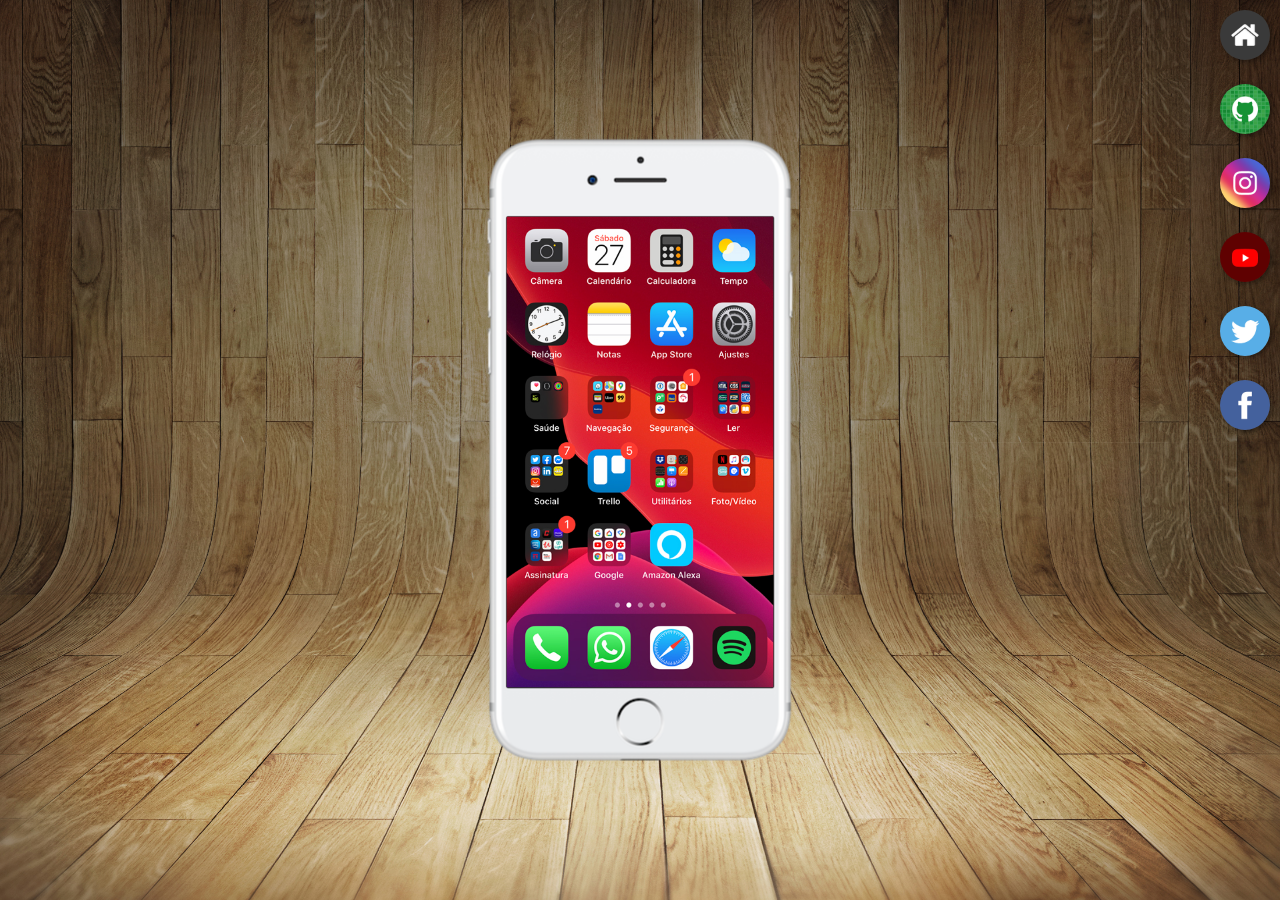
<file: index.html>
<!DOCTYPE html>
<html lang="pt-br">
<head>
    <meta charset="UTF-8">
    <meta name="viewport" content="width=device-width, initial-scale=1.0">
    <link rel="shortcut icon" href="favicon.ico" type="image/x-icon">
    <link rel="stylesheet" href="estilos/style.css">
    <title>Projeto Redes Sociais</title>
</head>
<body>
    <main>
        <section id="telefone">
            <iframe src="home.html" name="tela" id="tela" frameborder="0">
                Seu navegador não é compatível com isso.
            </iframe>
        </section>
        <section id="redes-sociais">
            <a href="home.html" target="tela"><img src="imagens/logo-home.jpg" alt="Home"></a><br>

            <a href="github.html" target="tela"><img src="imagens/logo-github.jpg" alt="GitHub"></a><br>

            <a href="instagram.html" target="tela"><img src="imagens/logo-instagram.jpg" alt="Instagram"></a><br>

            <a href="youtube.html" target="tela"><img src="imagens/logo-youtube.jpg" alt="YouTube"></a><br>

            <a href="twitter.html" target="tela"><img src="imagens/logo-twitter.jpg" alt="Twitter"></a><br>

            <a href="facebook.html" target="tela"><img src="imagens/logo-facebook.jpg" alt="Facebook"></a>
        </section>
    </main>
</body>
</html>
</file>
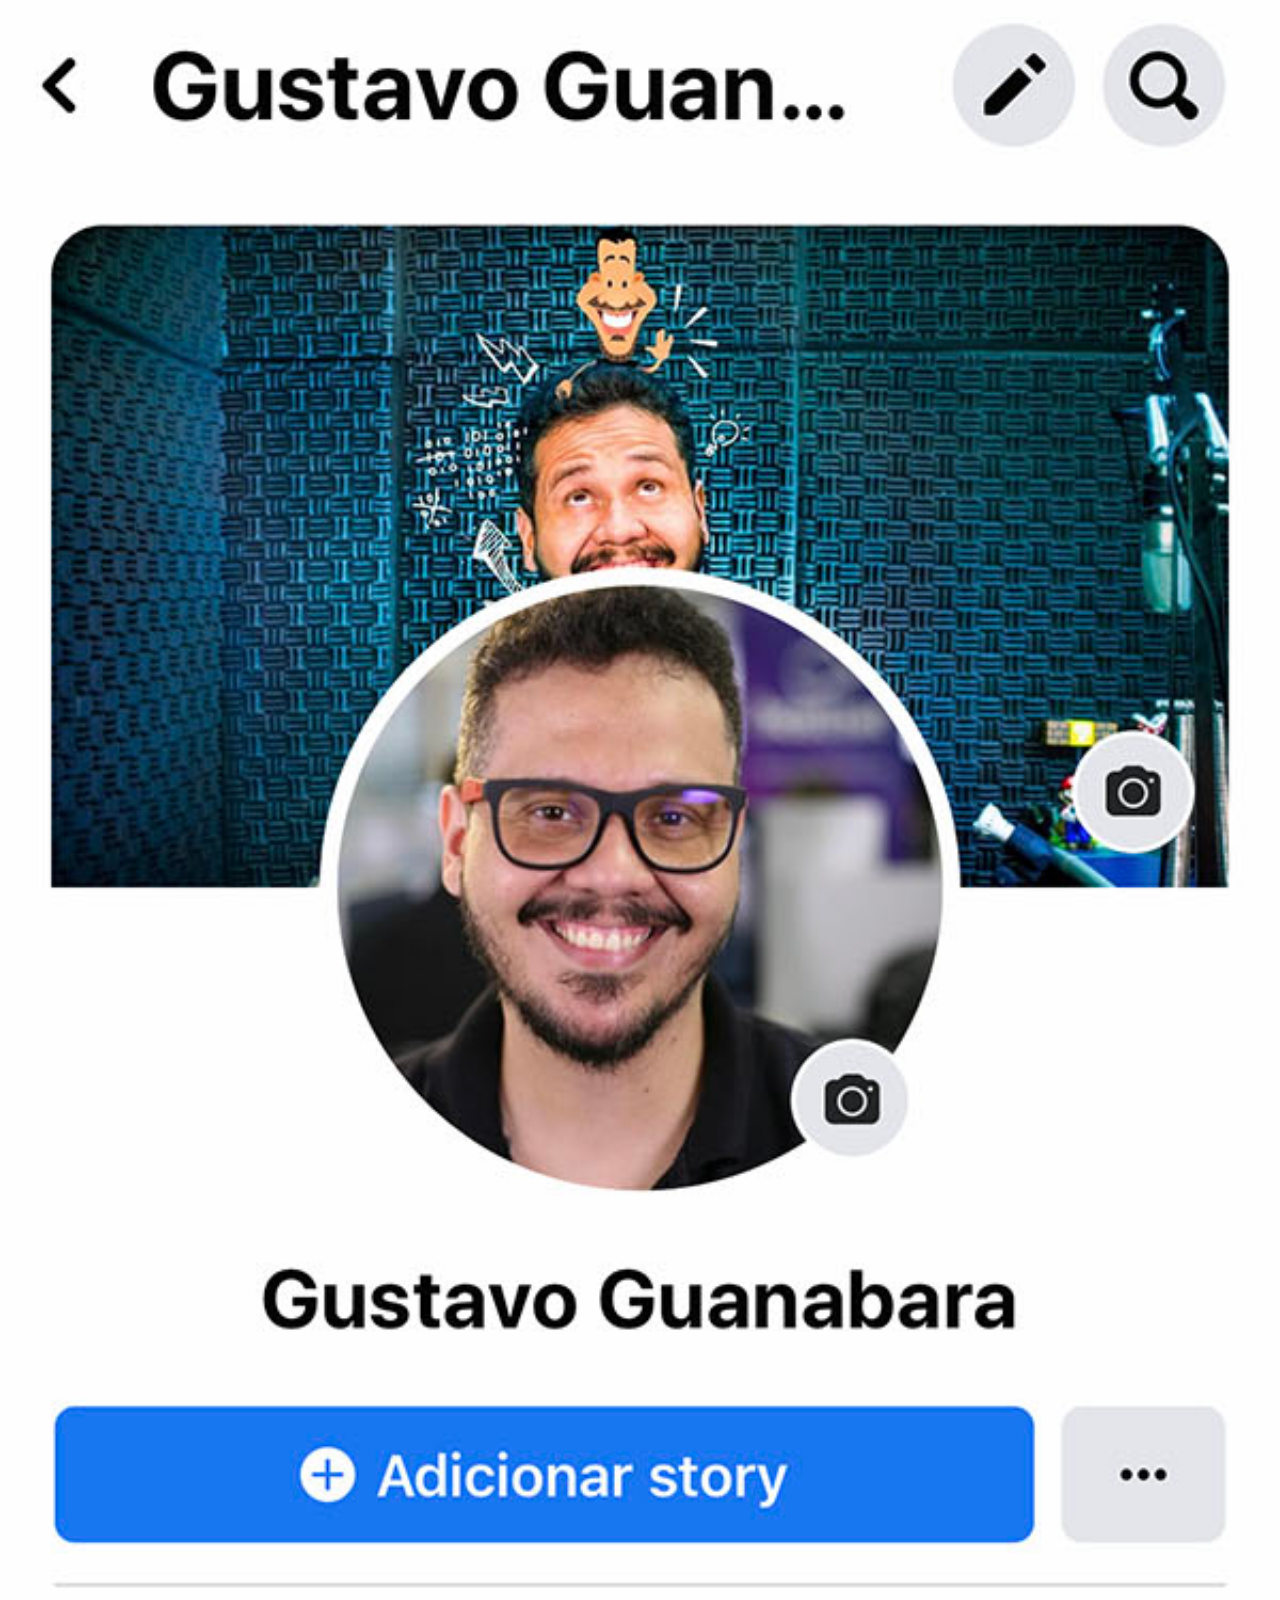
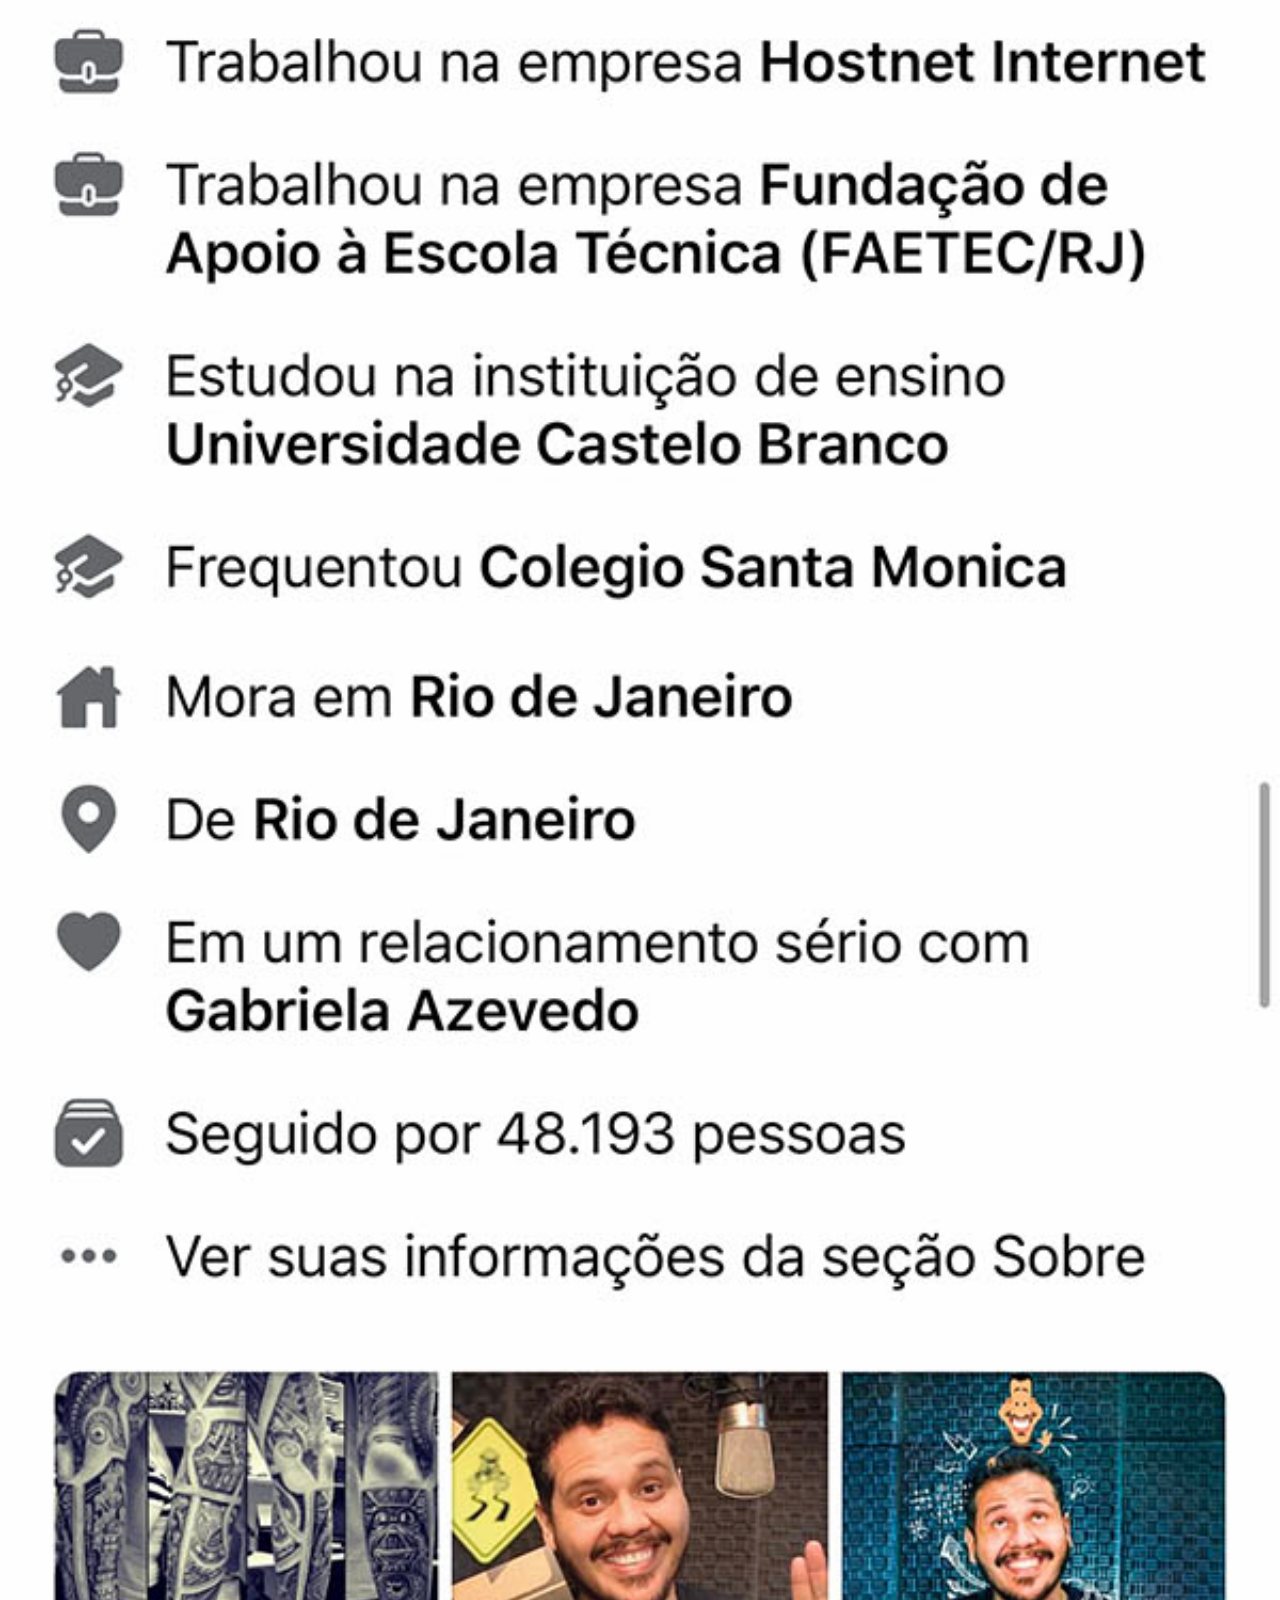
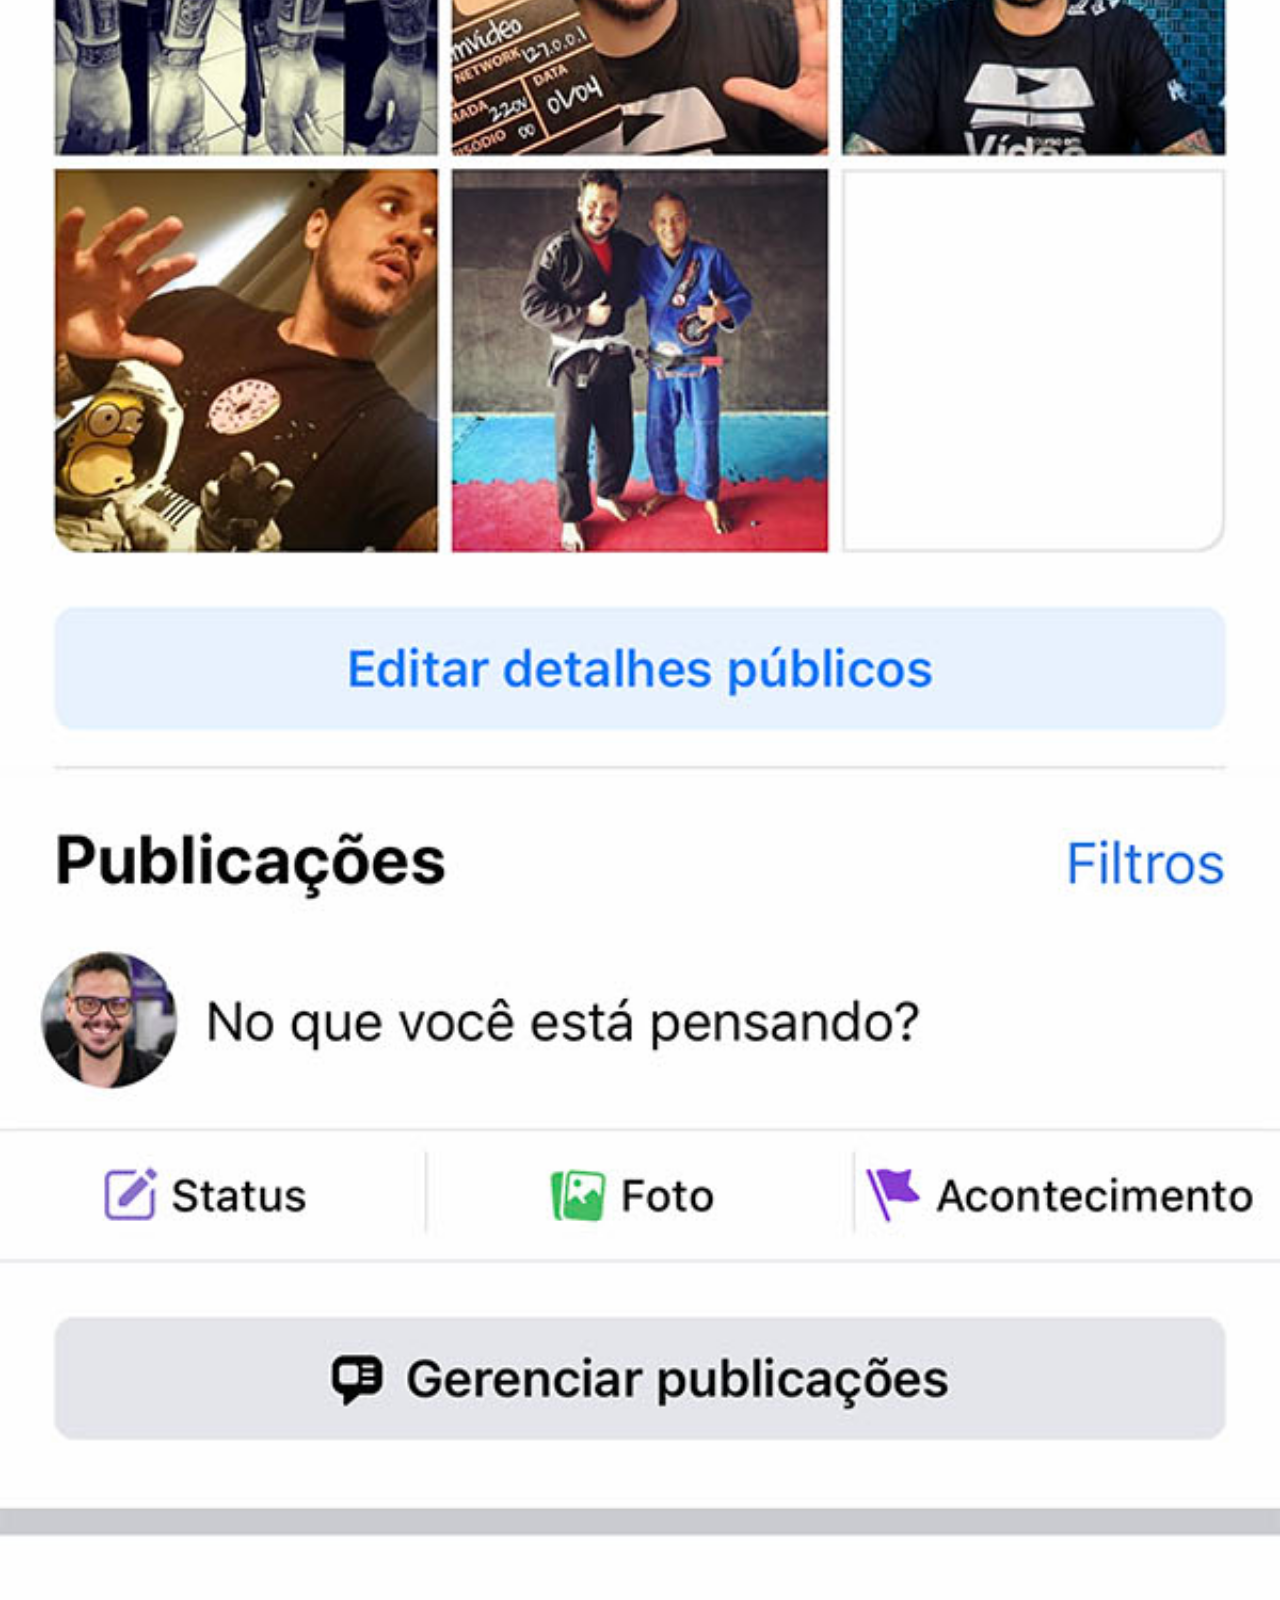
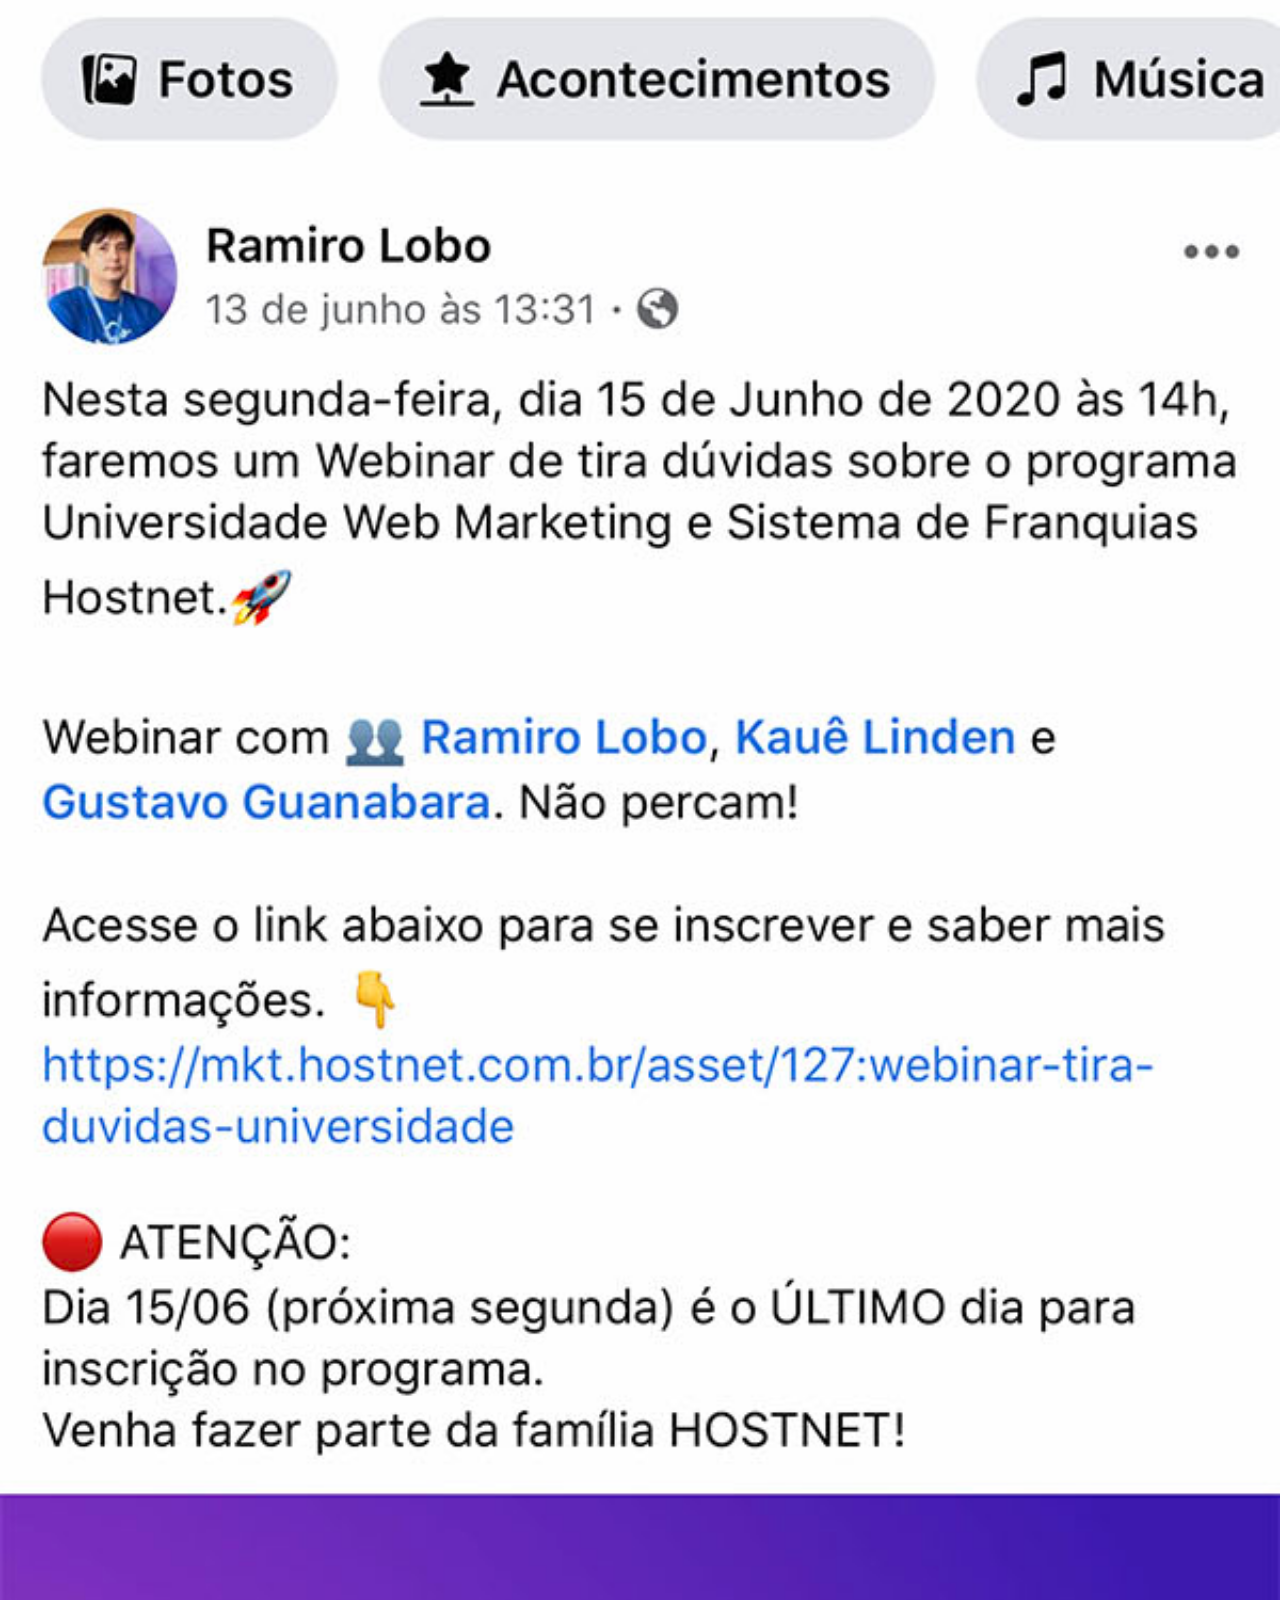
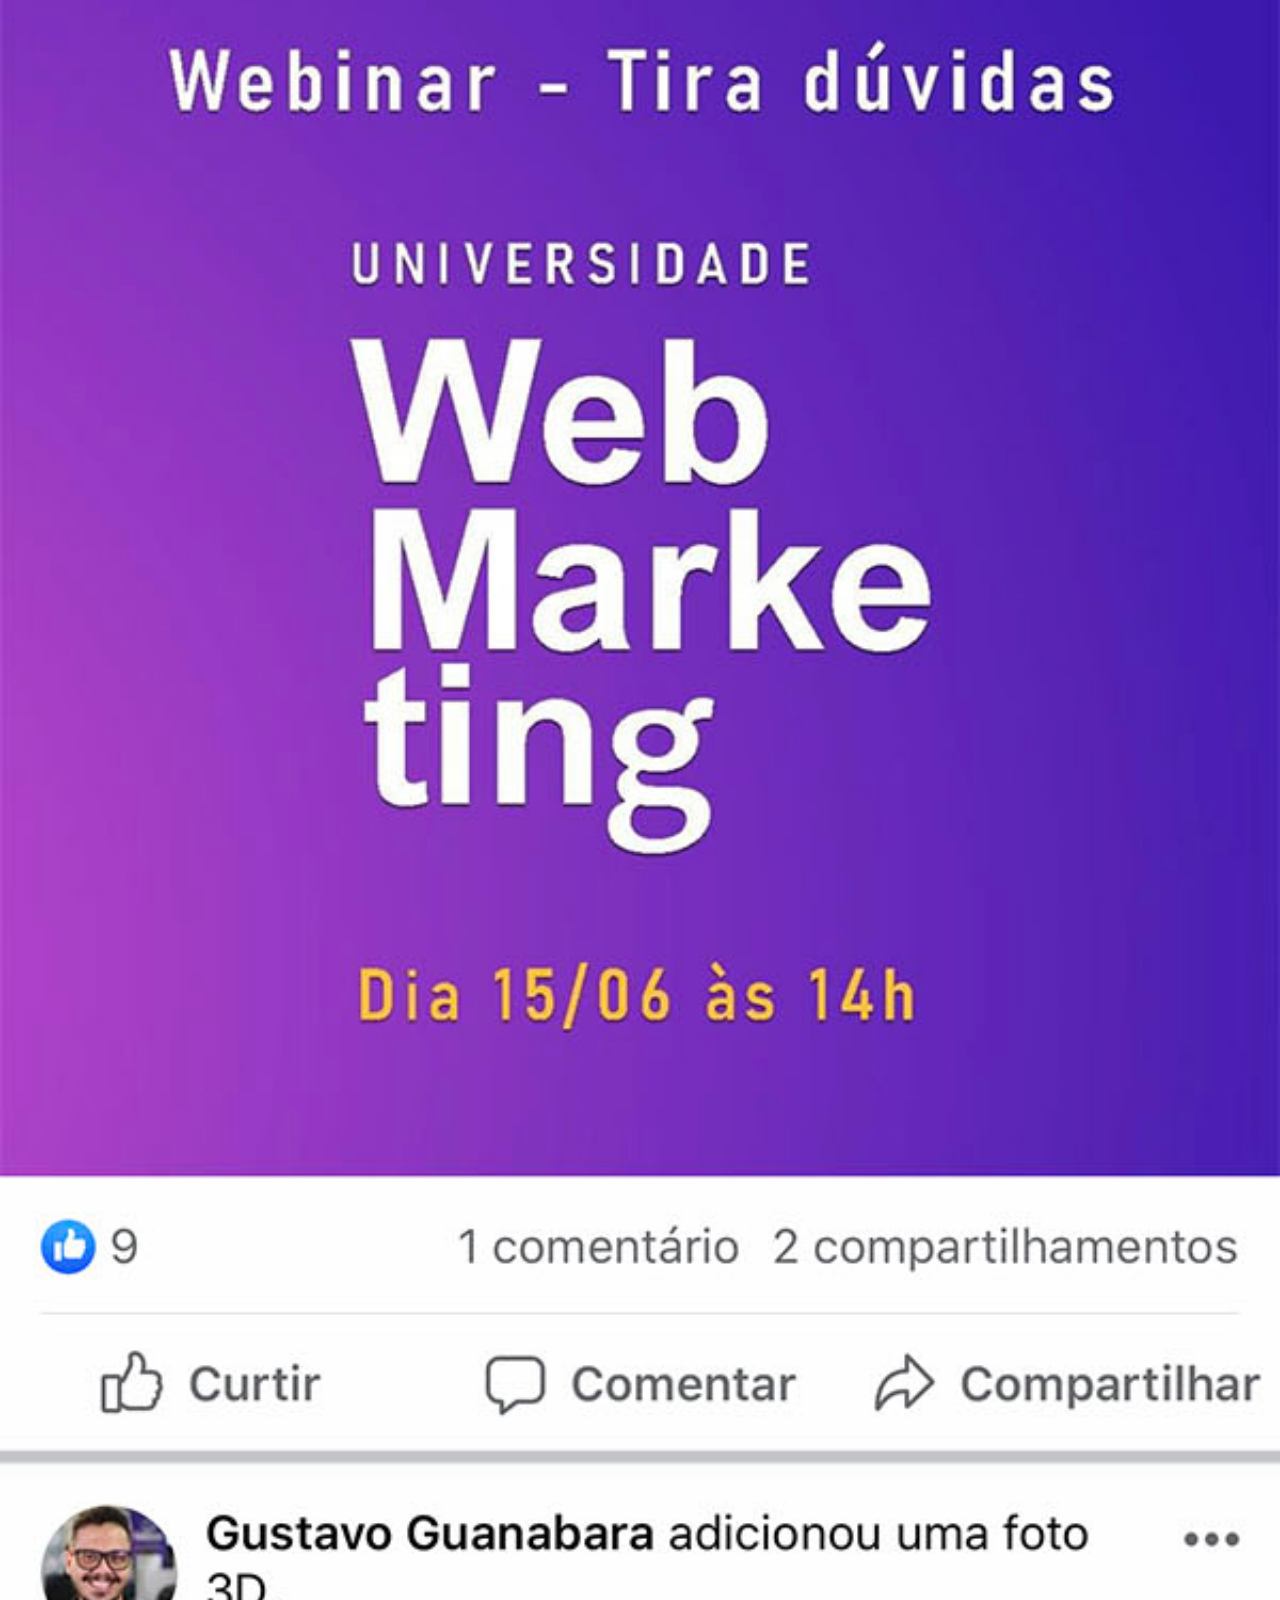
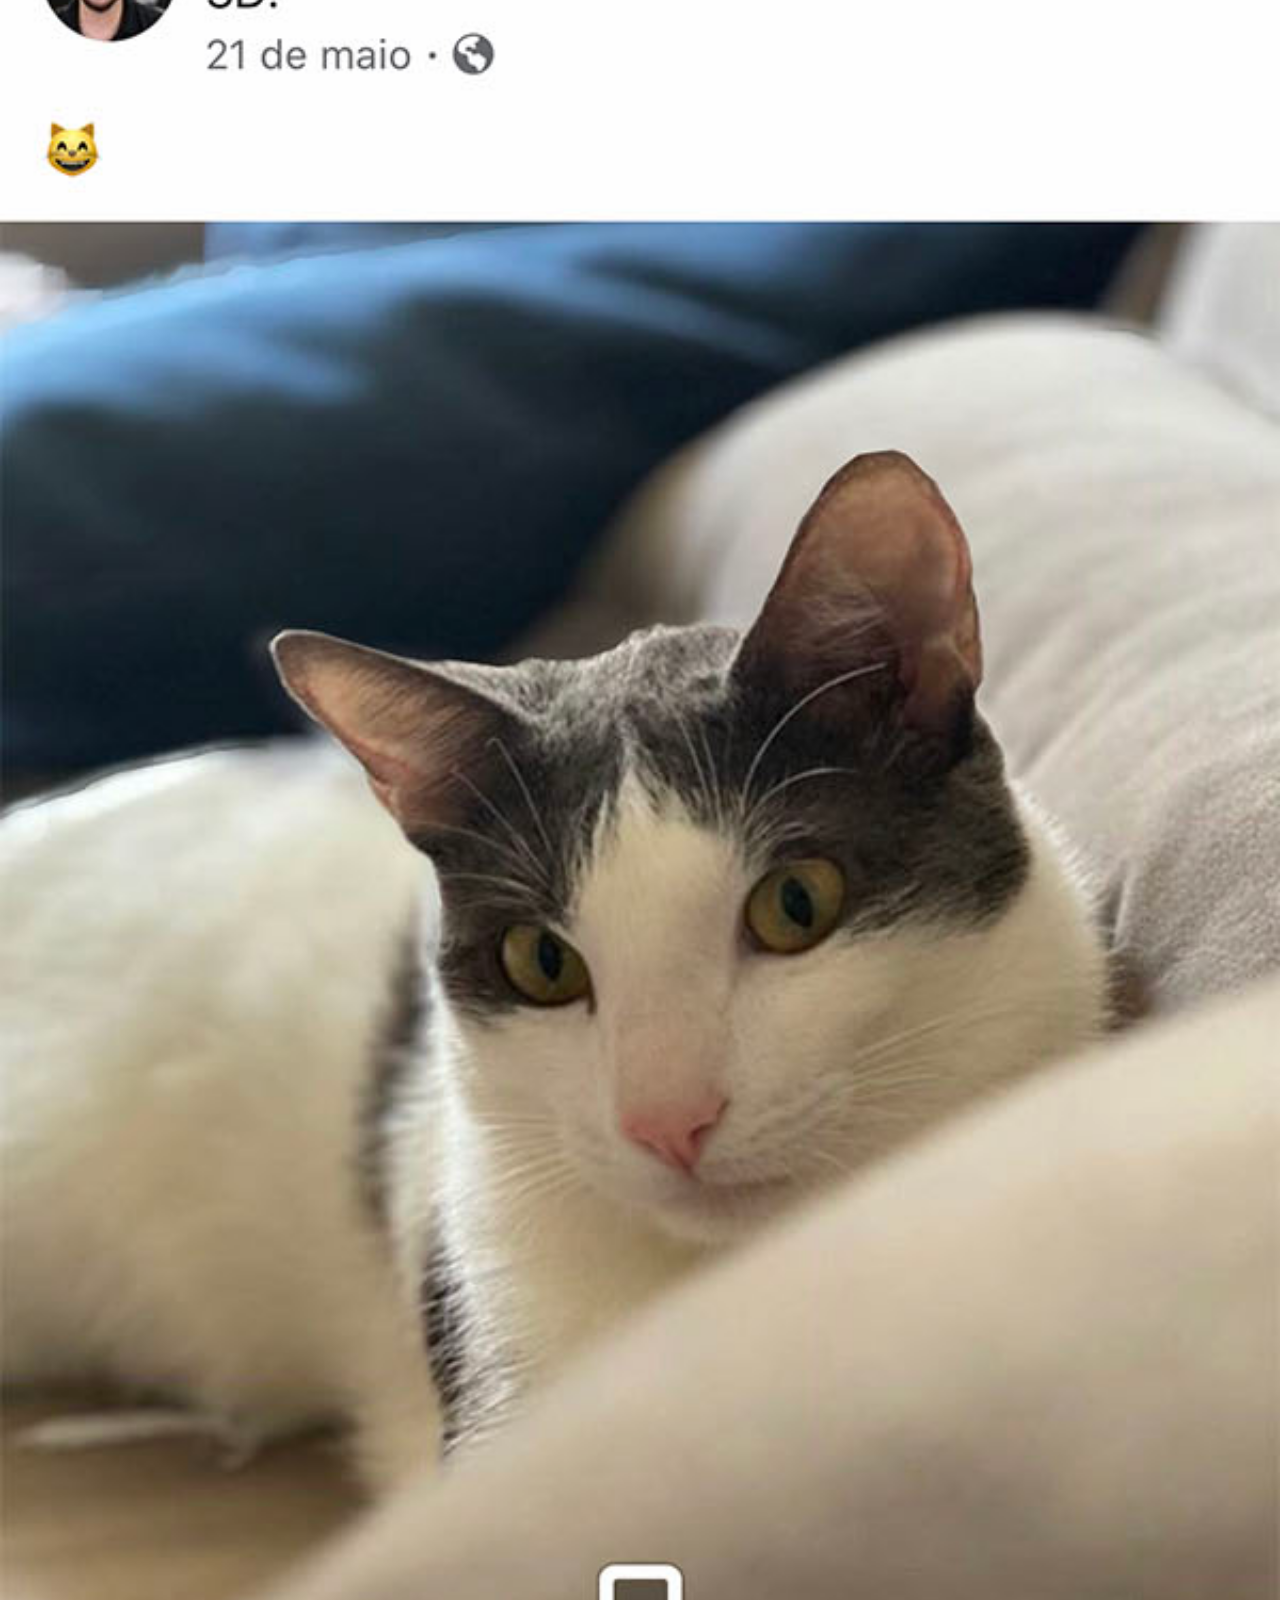
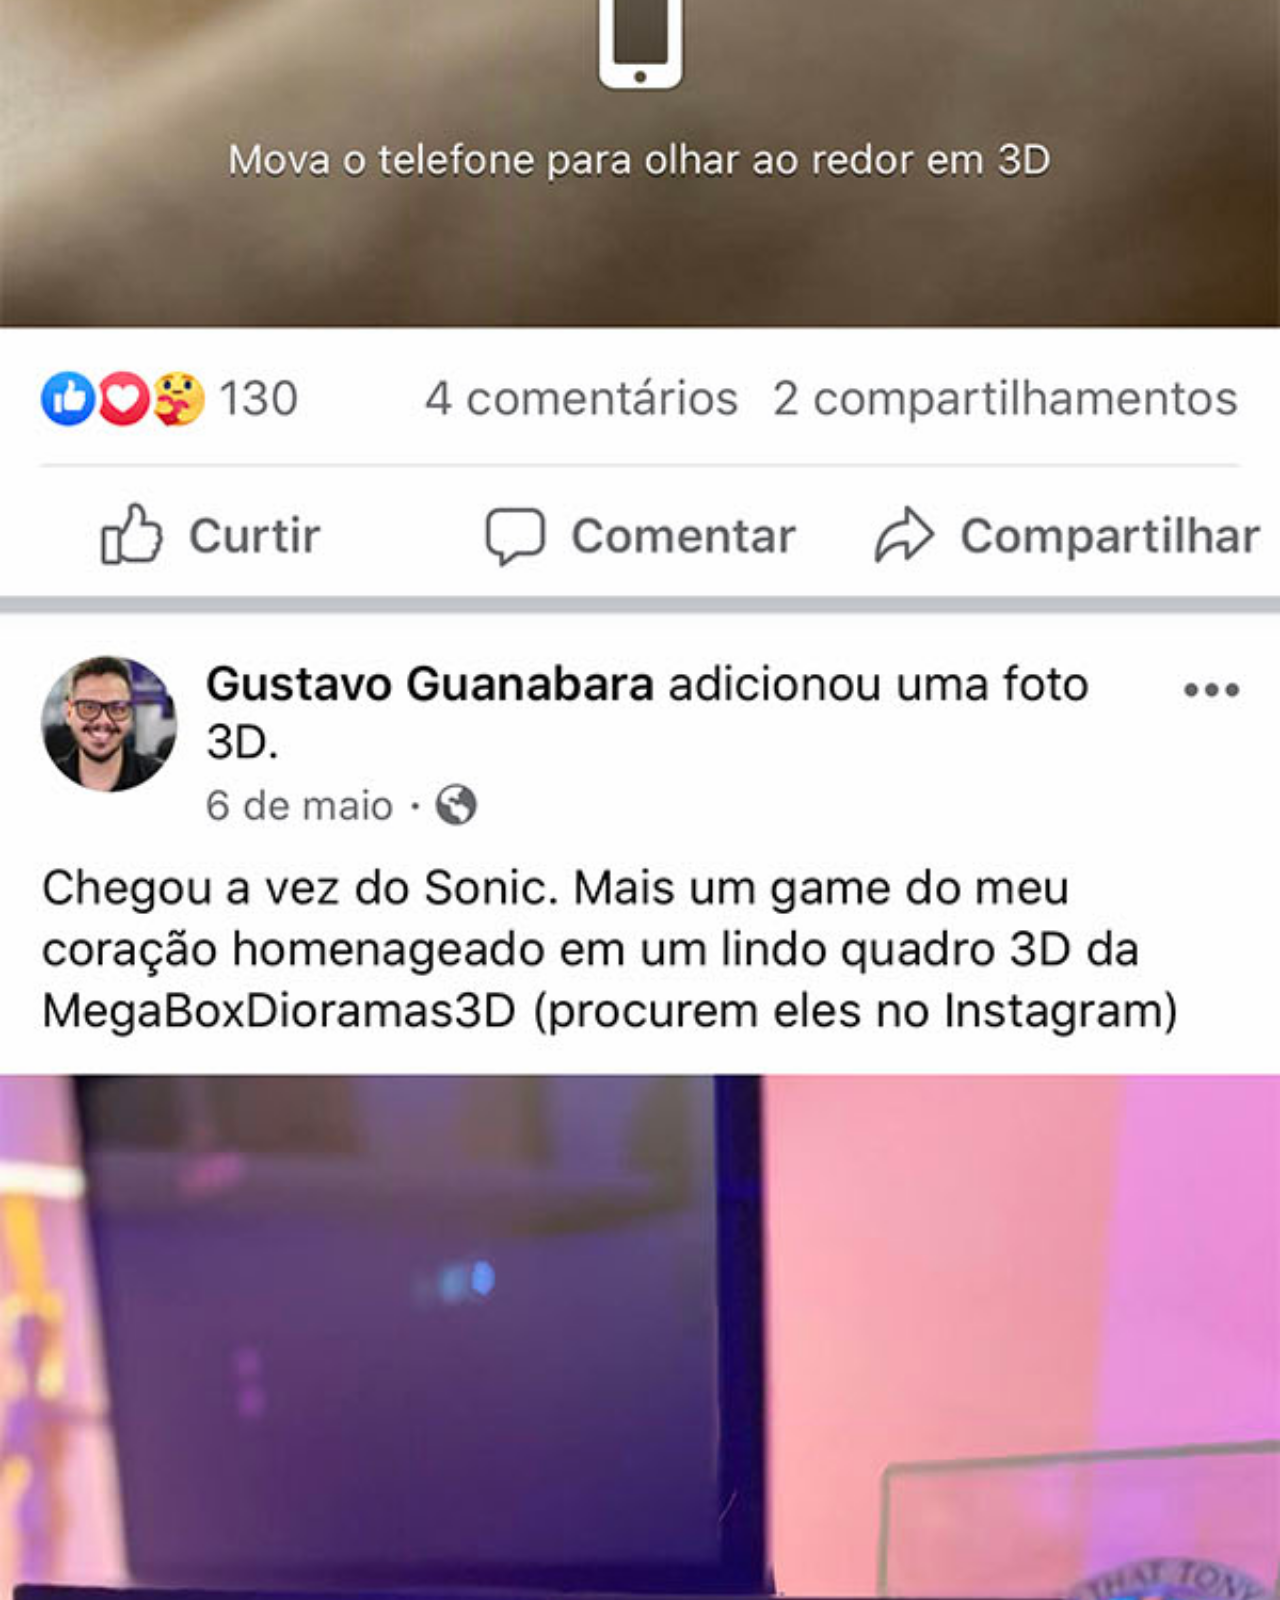
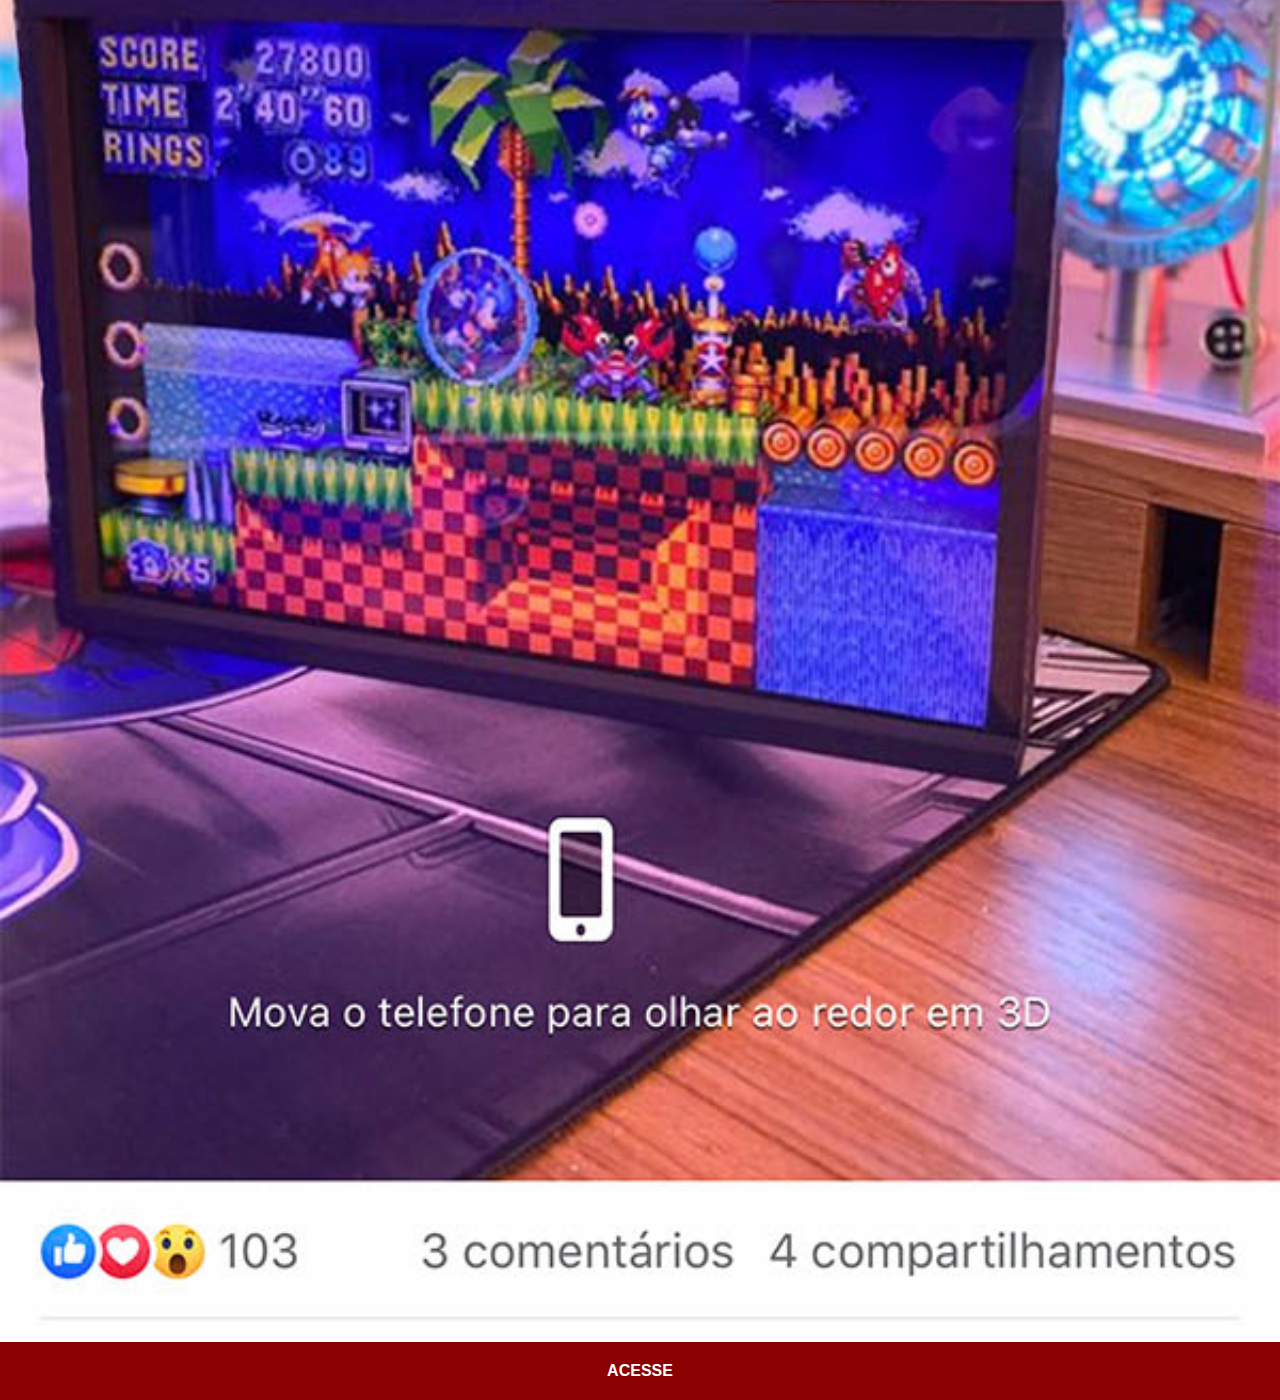
<file: facebook.html>
<!DOCTYPE html>
<html lang="pt-br">
<head>
    <meta charset="UTF-8">
    <meta name="viewport" content="width=device-width, initial-scale=1.0">
    <title>Facebook</title>
    <link rel="stylesheet" href="estilos/social.css">
</head>
<body>
    <img src="imagens/tela-facebook.jpg" alt="Facebook">
    <a href="https://www.facebook.com/gustavoguanabara/?locale=pt_BR" target="_blank">ACESSE</a>
</body>
</html>
</file>
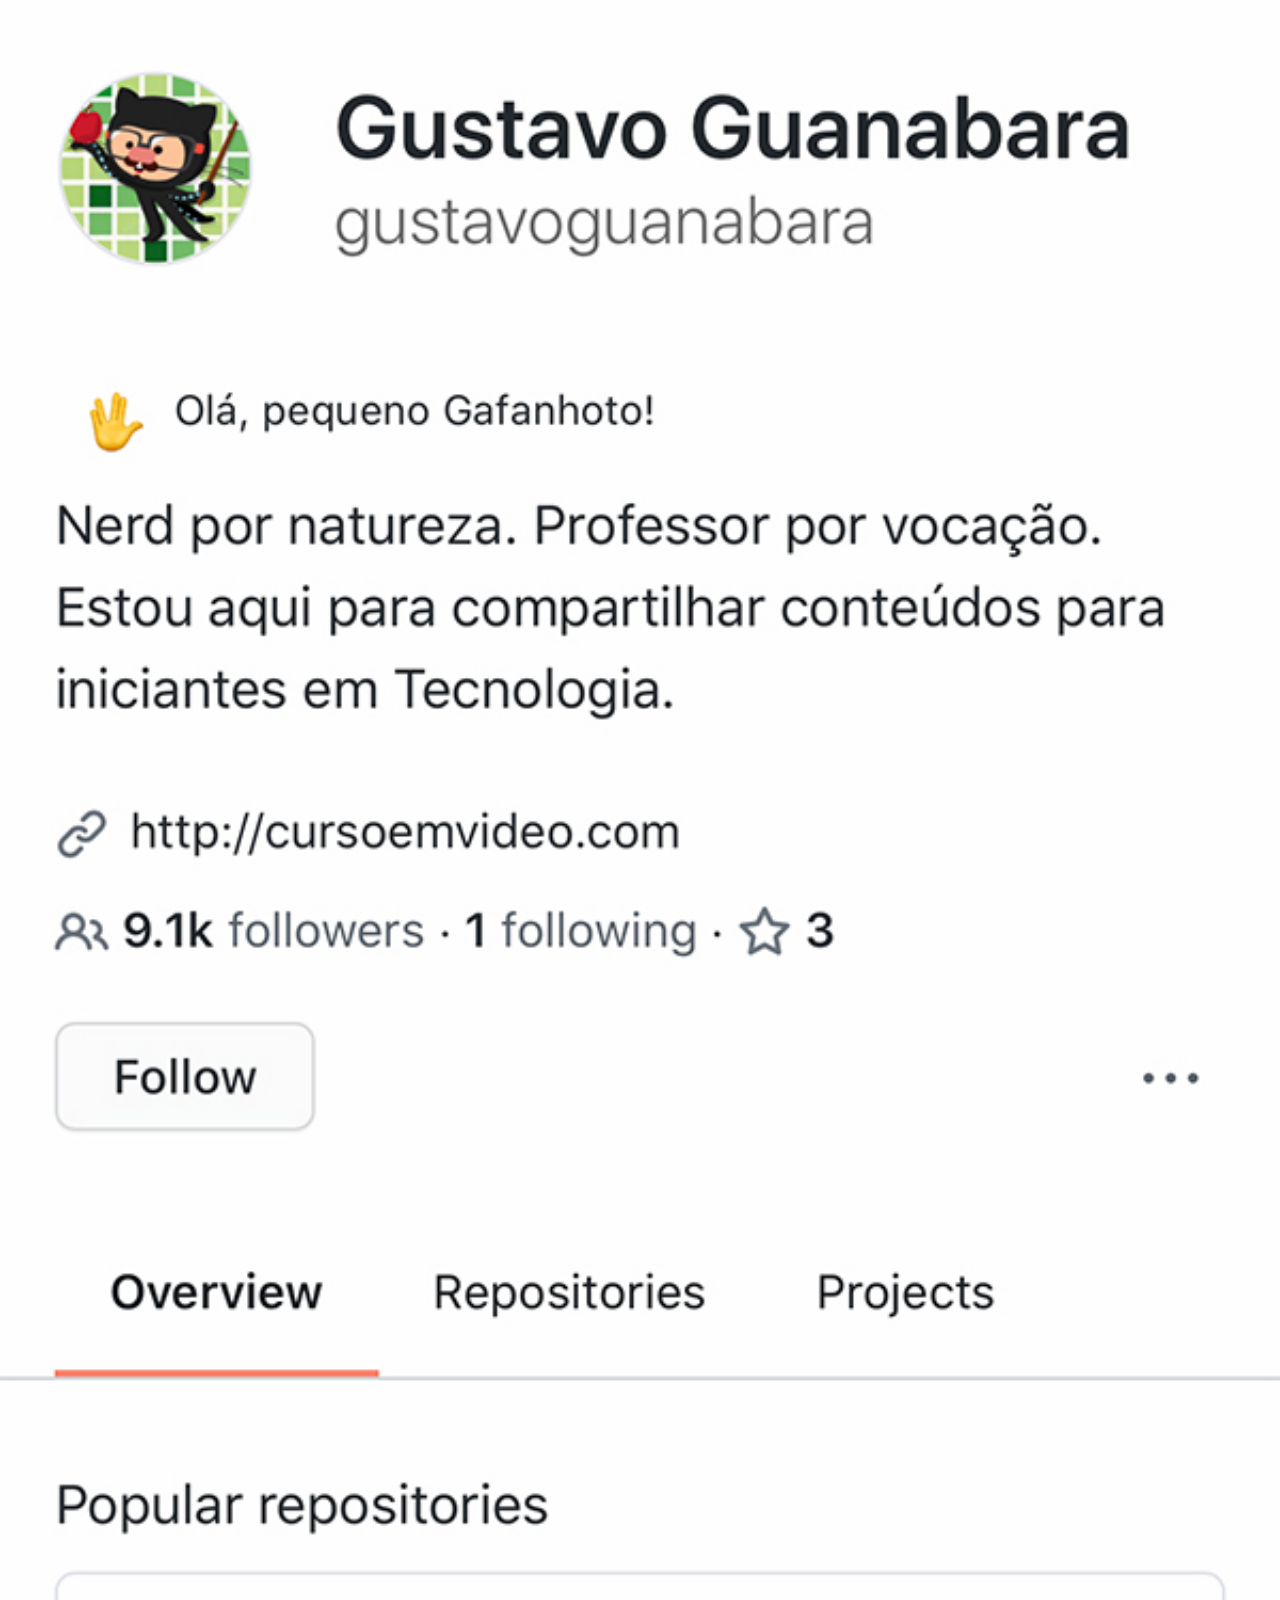
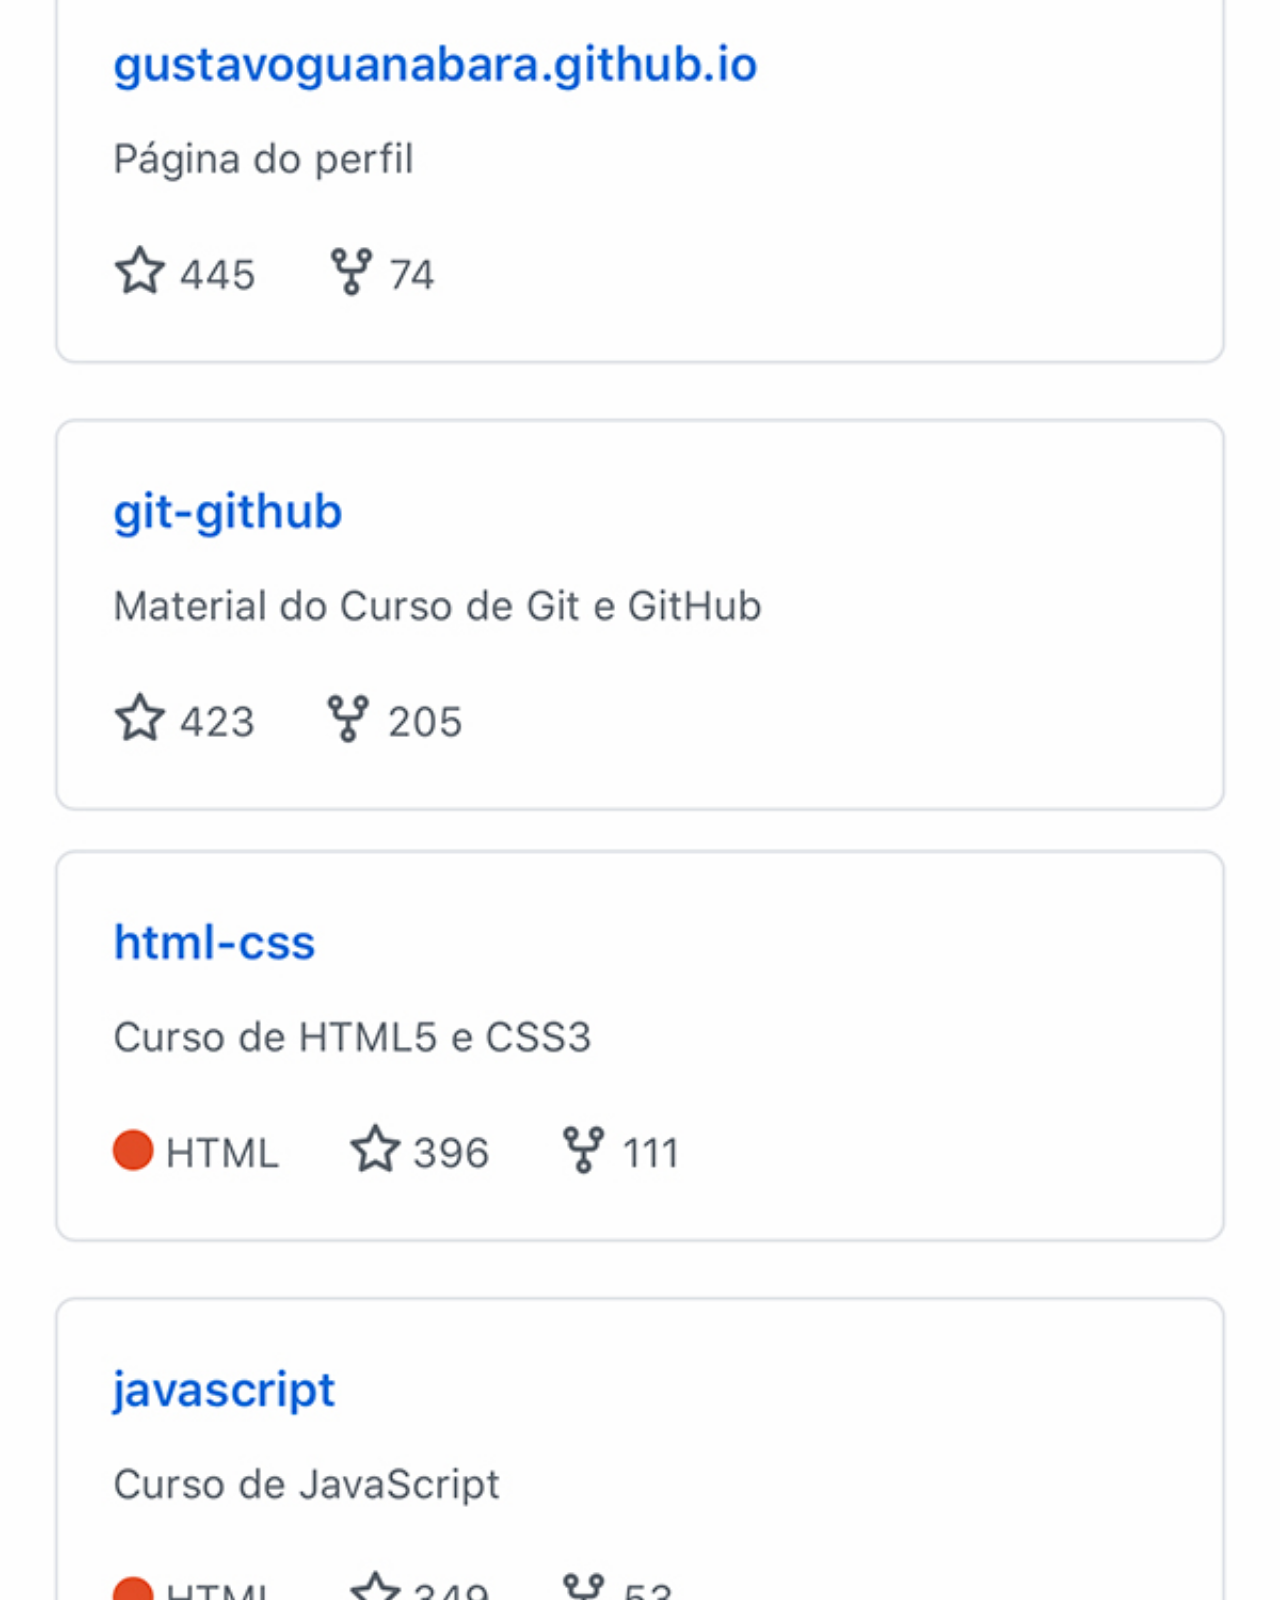
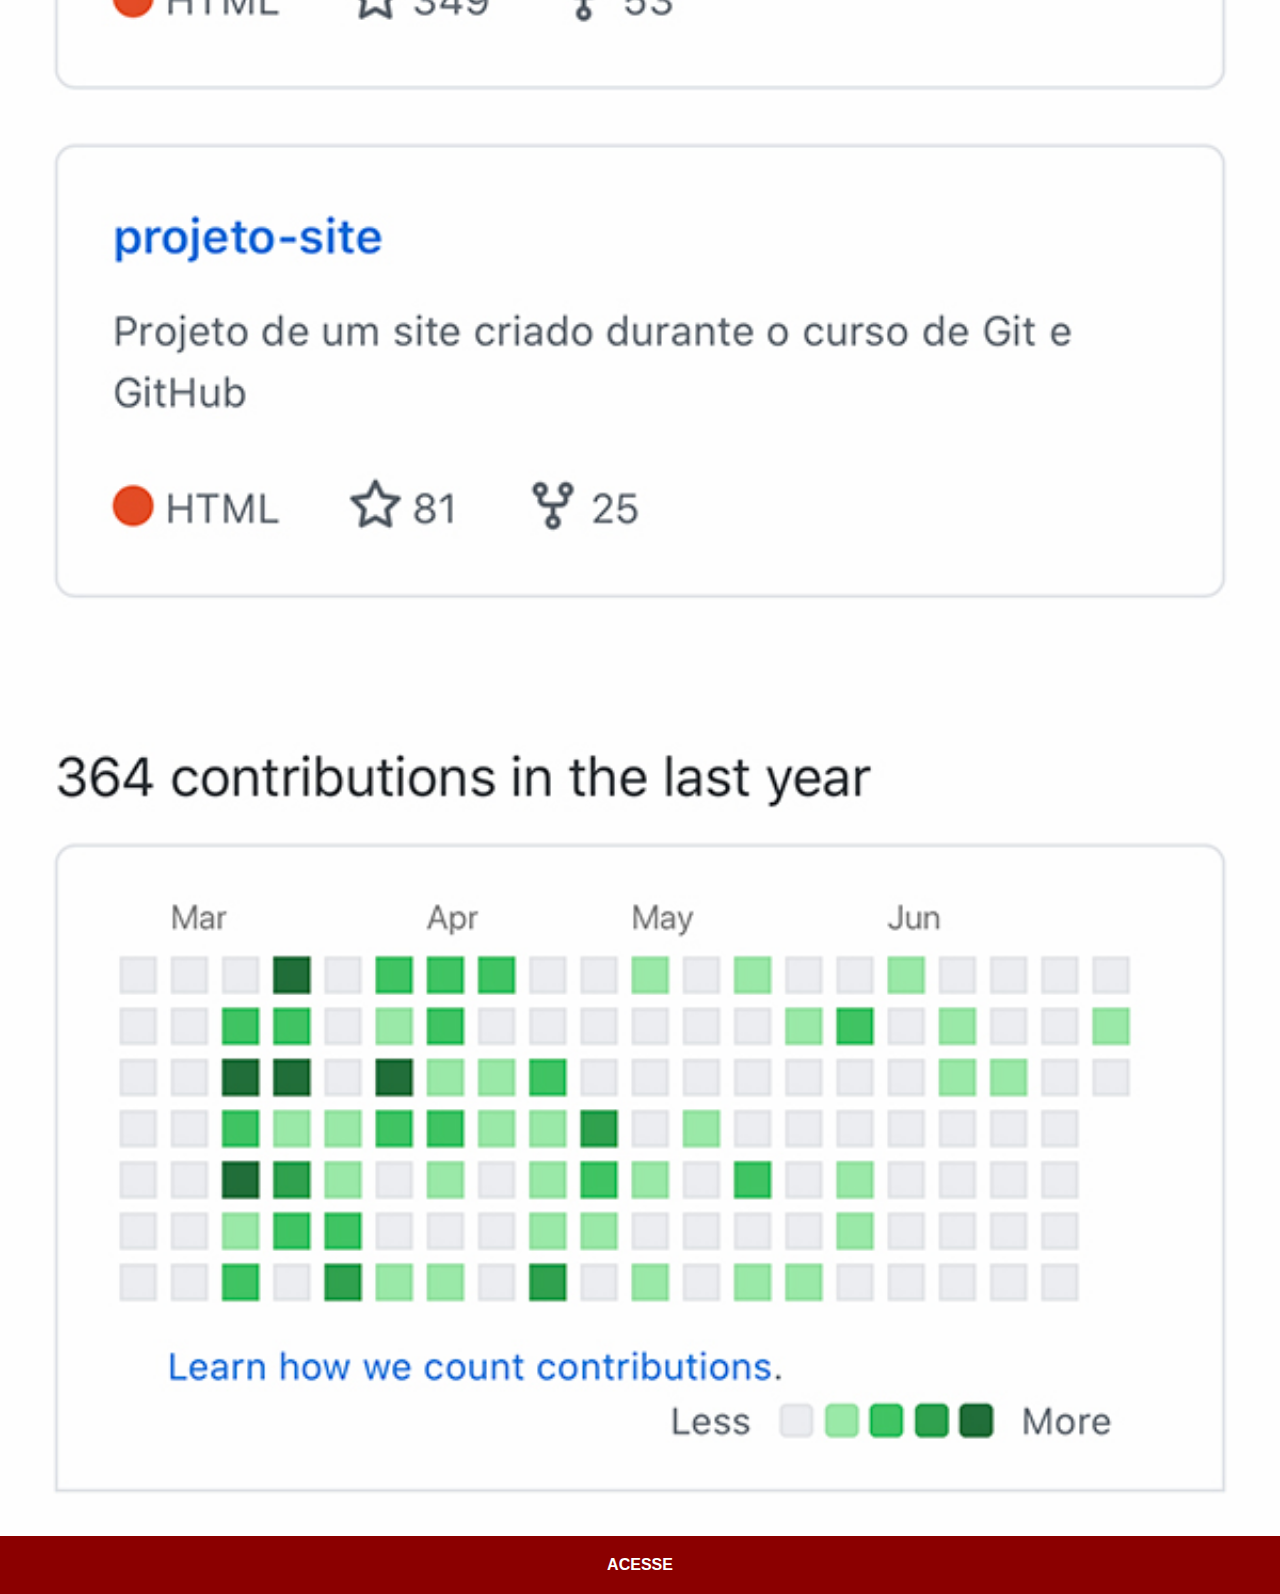
<file: github.html>
<!DOCTYPE html>
<html lang="pt-br">
<head>
    <meta charset="UTF-8">
    <meta name="viewport" content="width=device-width, initial-scale=1.0">
    <title>GitHub</title>
    <link rel="stylesheet" href="estilos/social.css">
</head>
<body>
    <img src="imagens/tela-github.jpg" alt="GitHub">
    <a href="https://github.com/PauloRobertoEidelwein" target="_blank">ACESSE</a>
</body>
</html>
</file>
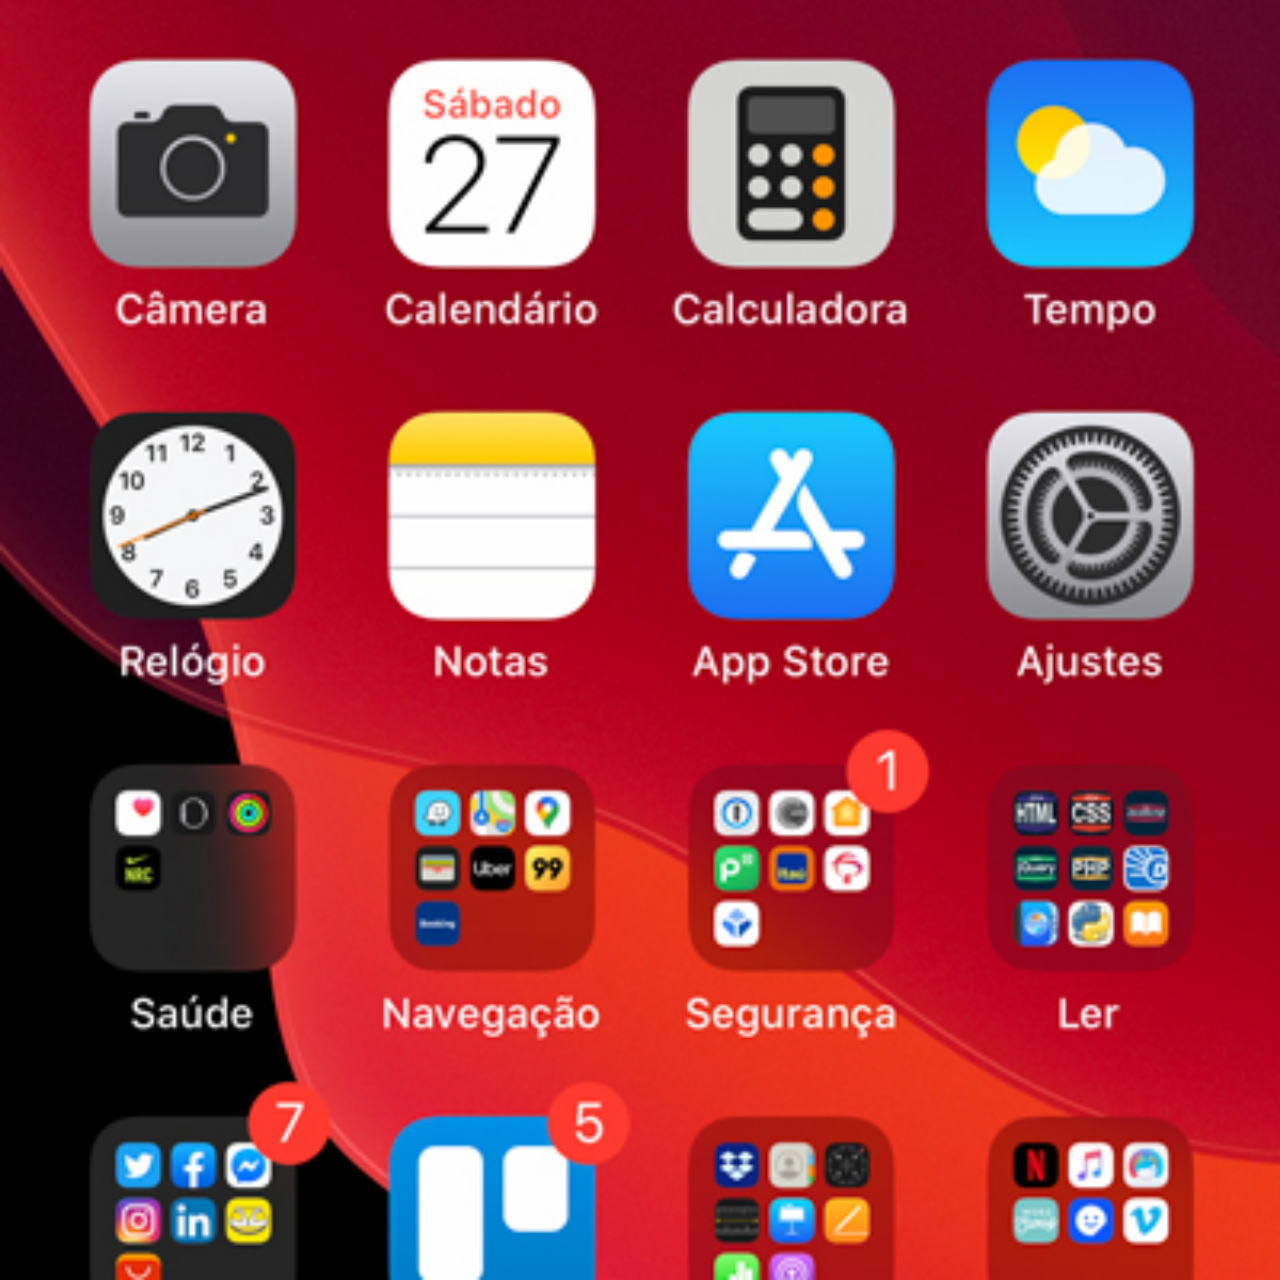
<file: home.html>
<!DOCTYPE html>
<html lang="pt-br">
<head>
    <meta charset="UTF-8">
    <meta name="viewport" content="width=device-width, initial-scale=1.0">
    <title>Home</title>
</head>
<style>
    *{
        margin: 0;
        padding: 0;
    }

    body{
        width: 100vw;
        height: 100vw;
        background: black url('imagens/tela-home.jpg') no-repeat top center;
        background-size: cover;
    }
</style>
<body>
    
</body>
</html>
</file>
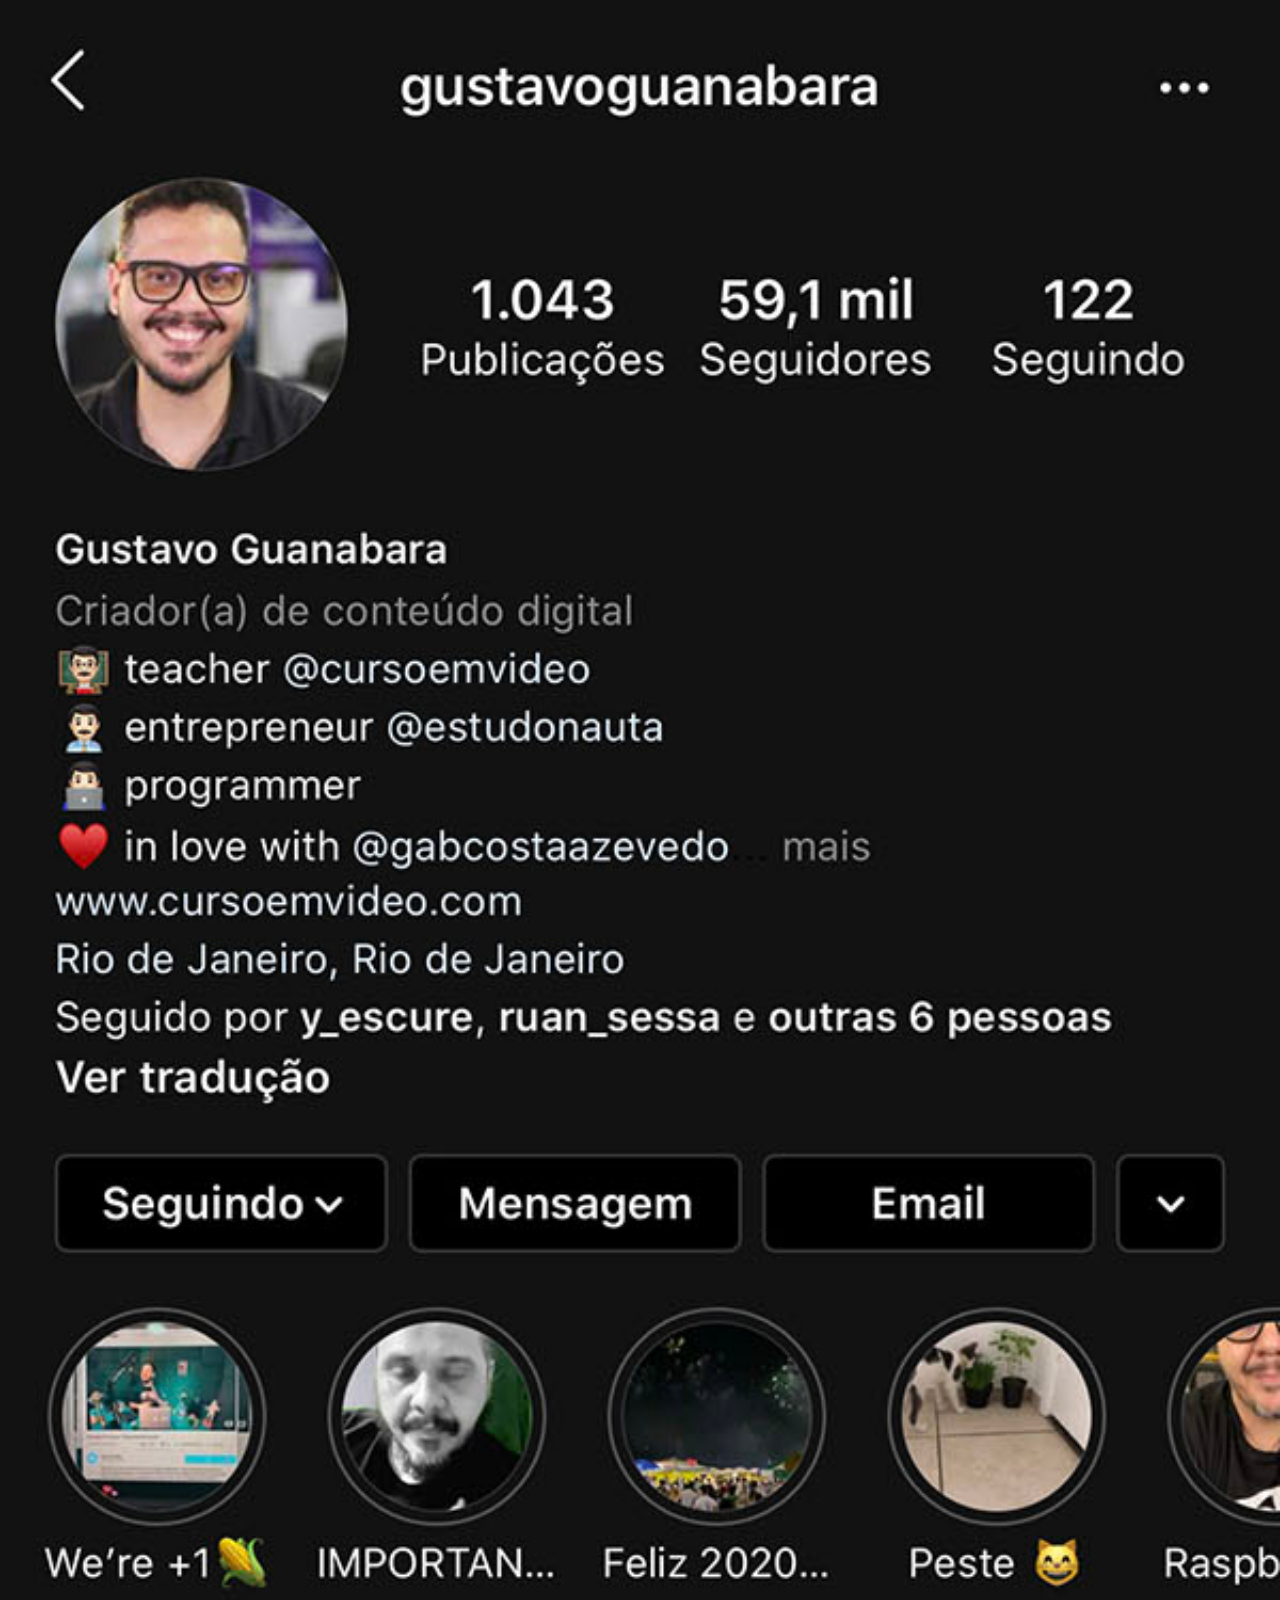
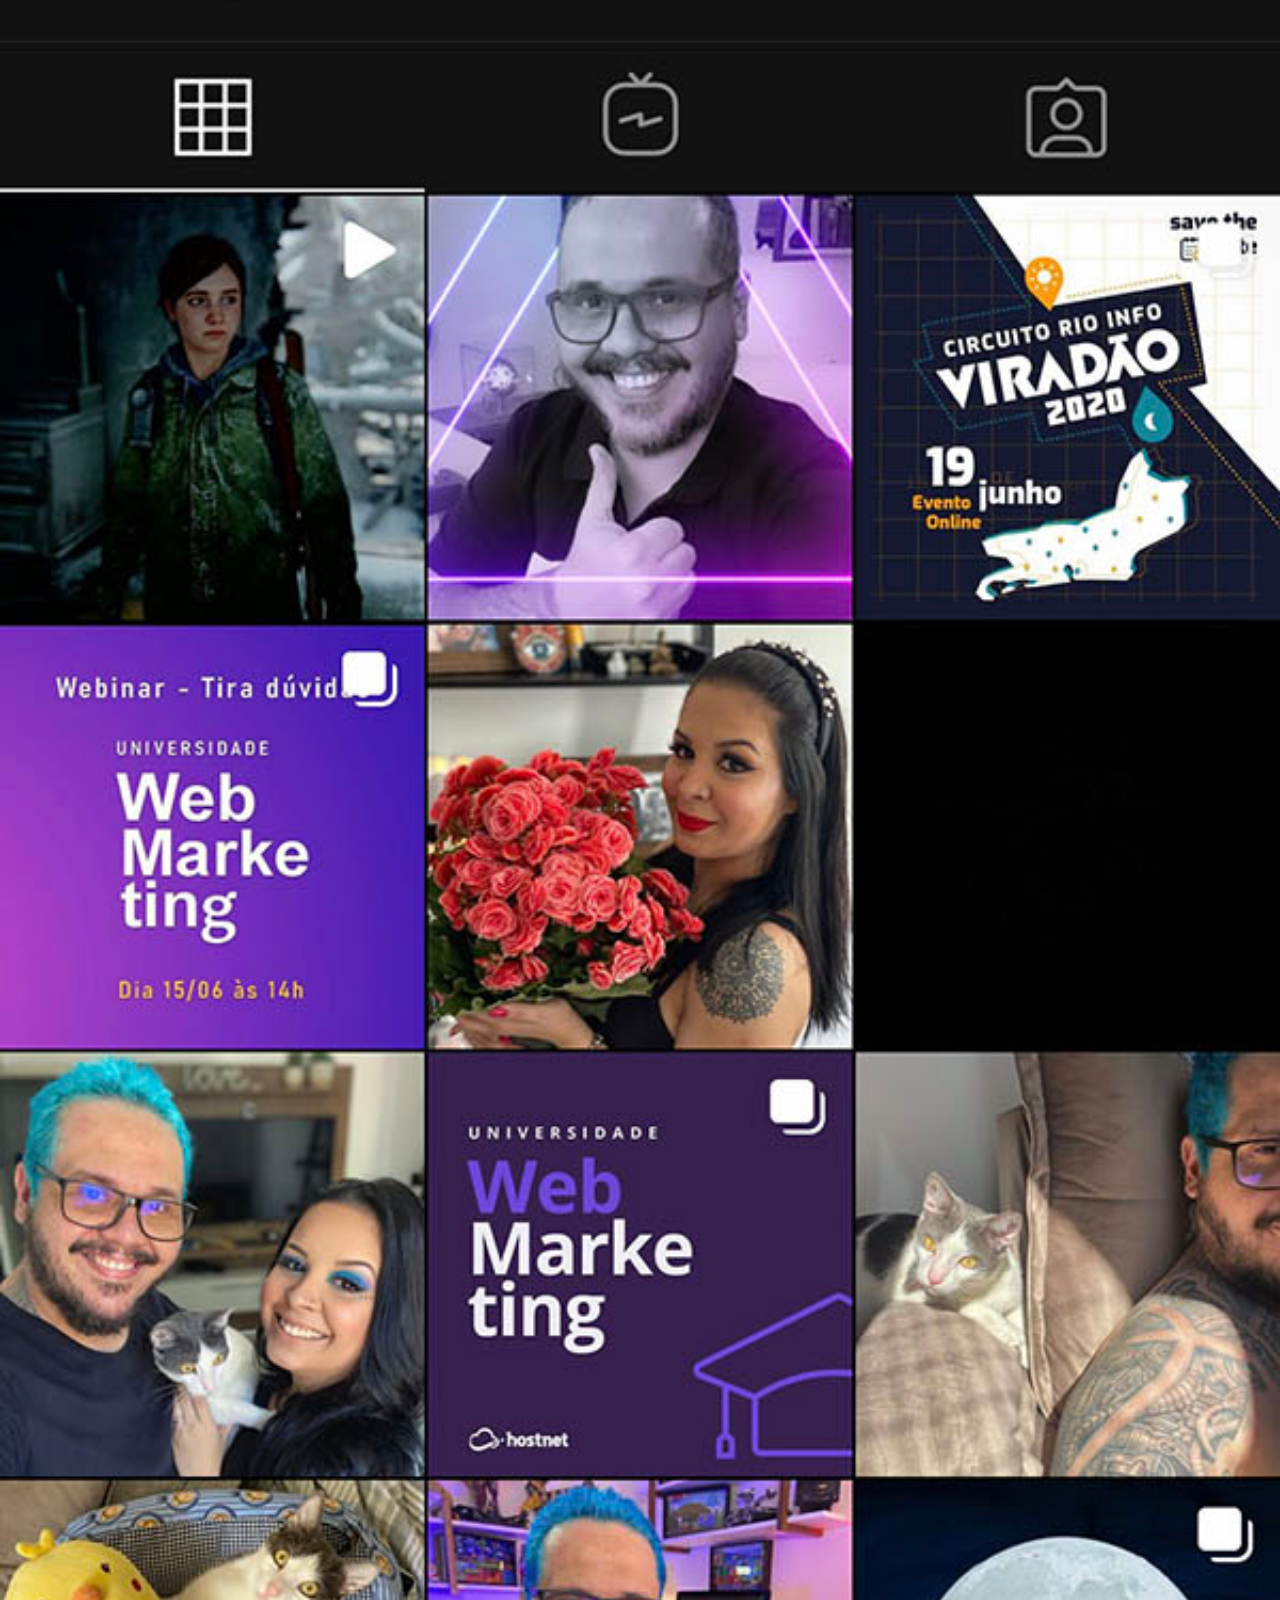
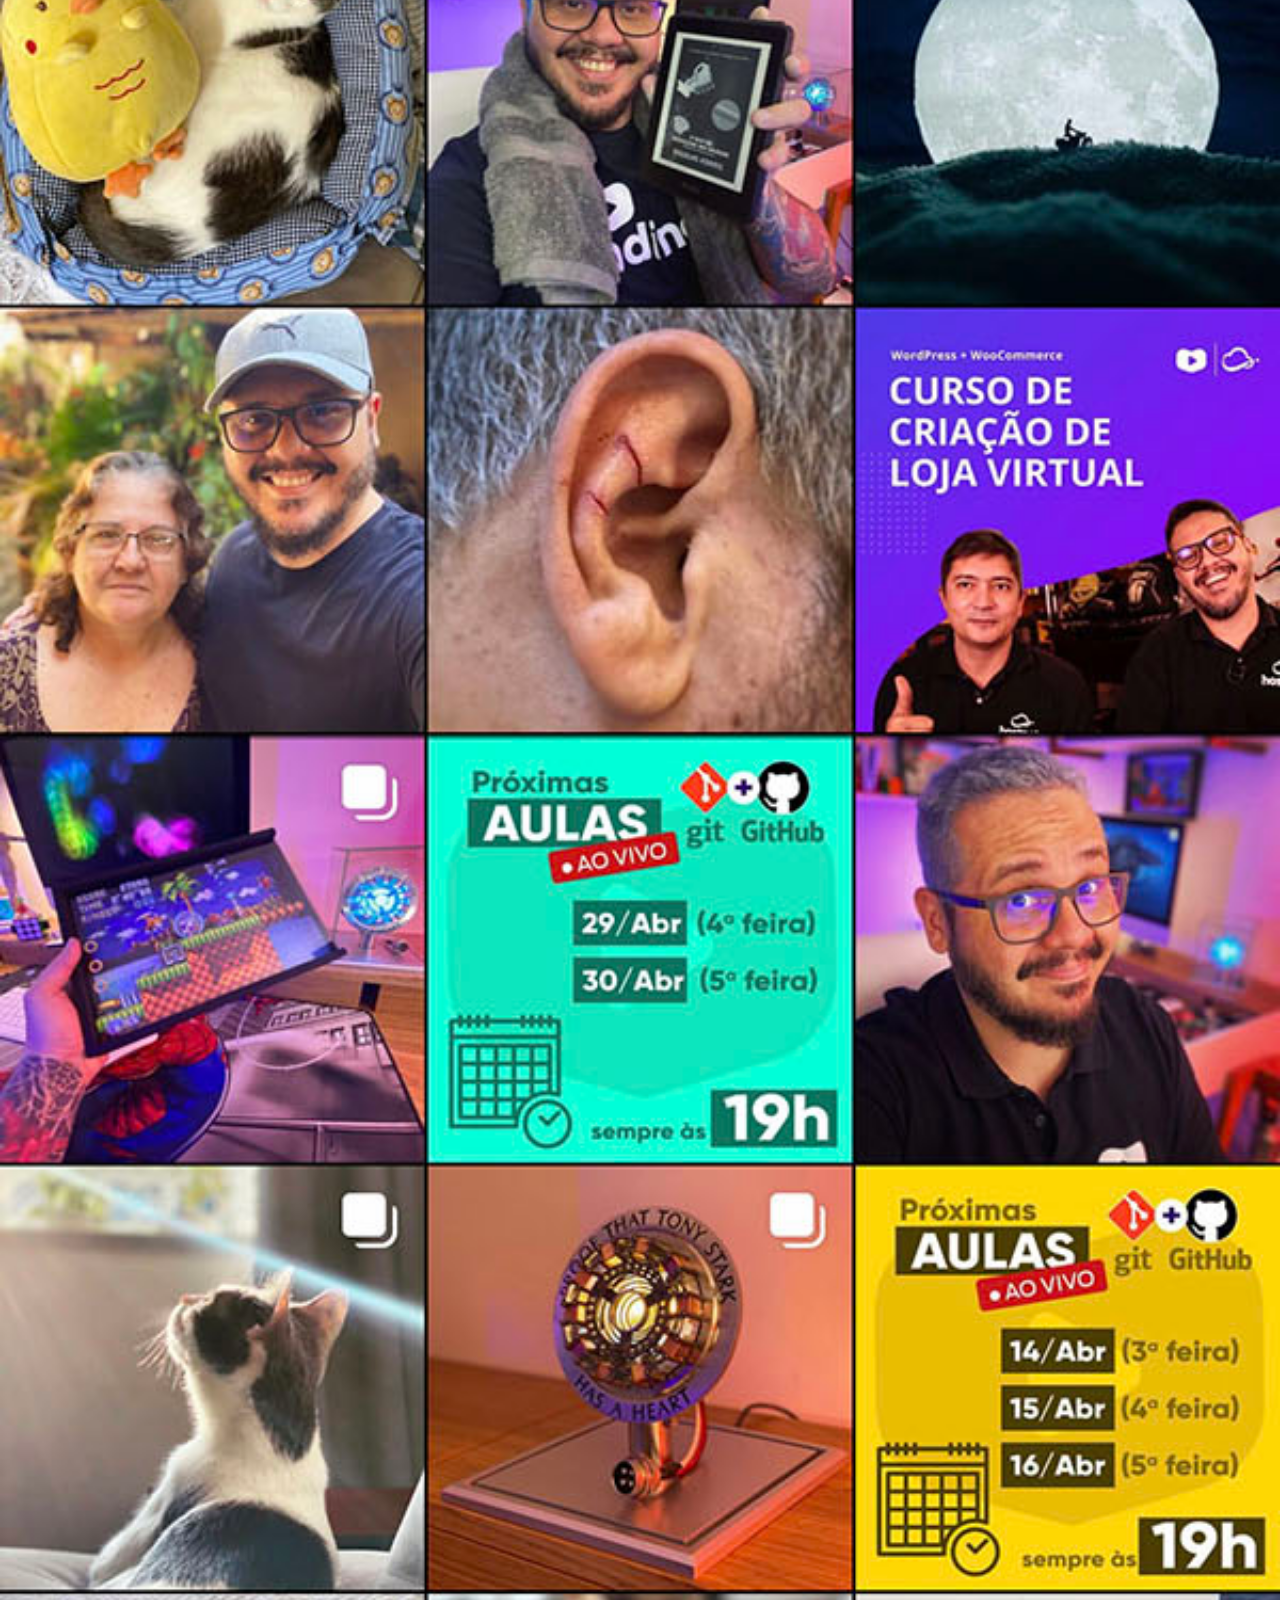
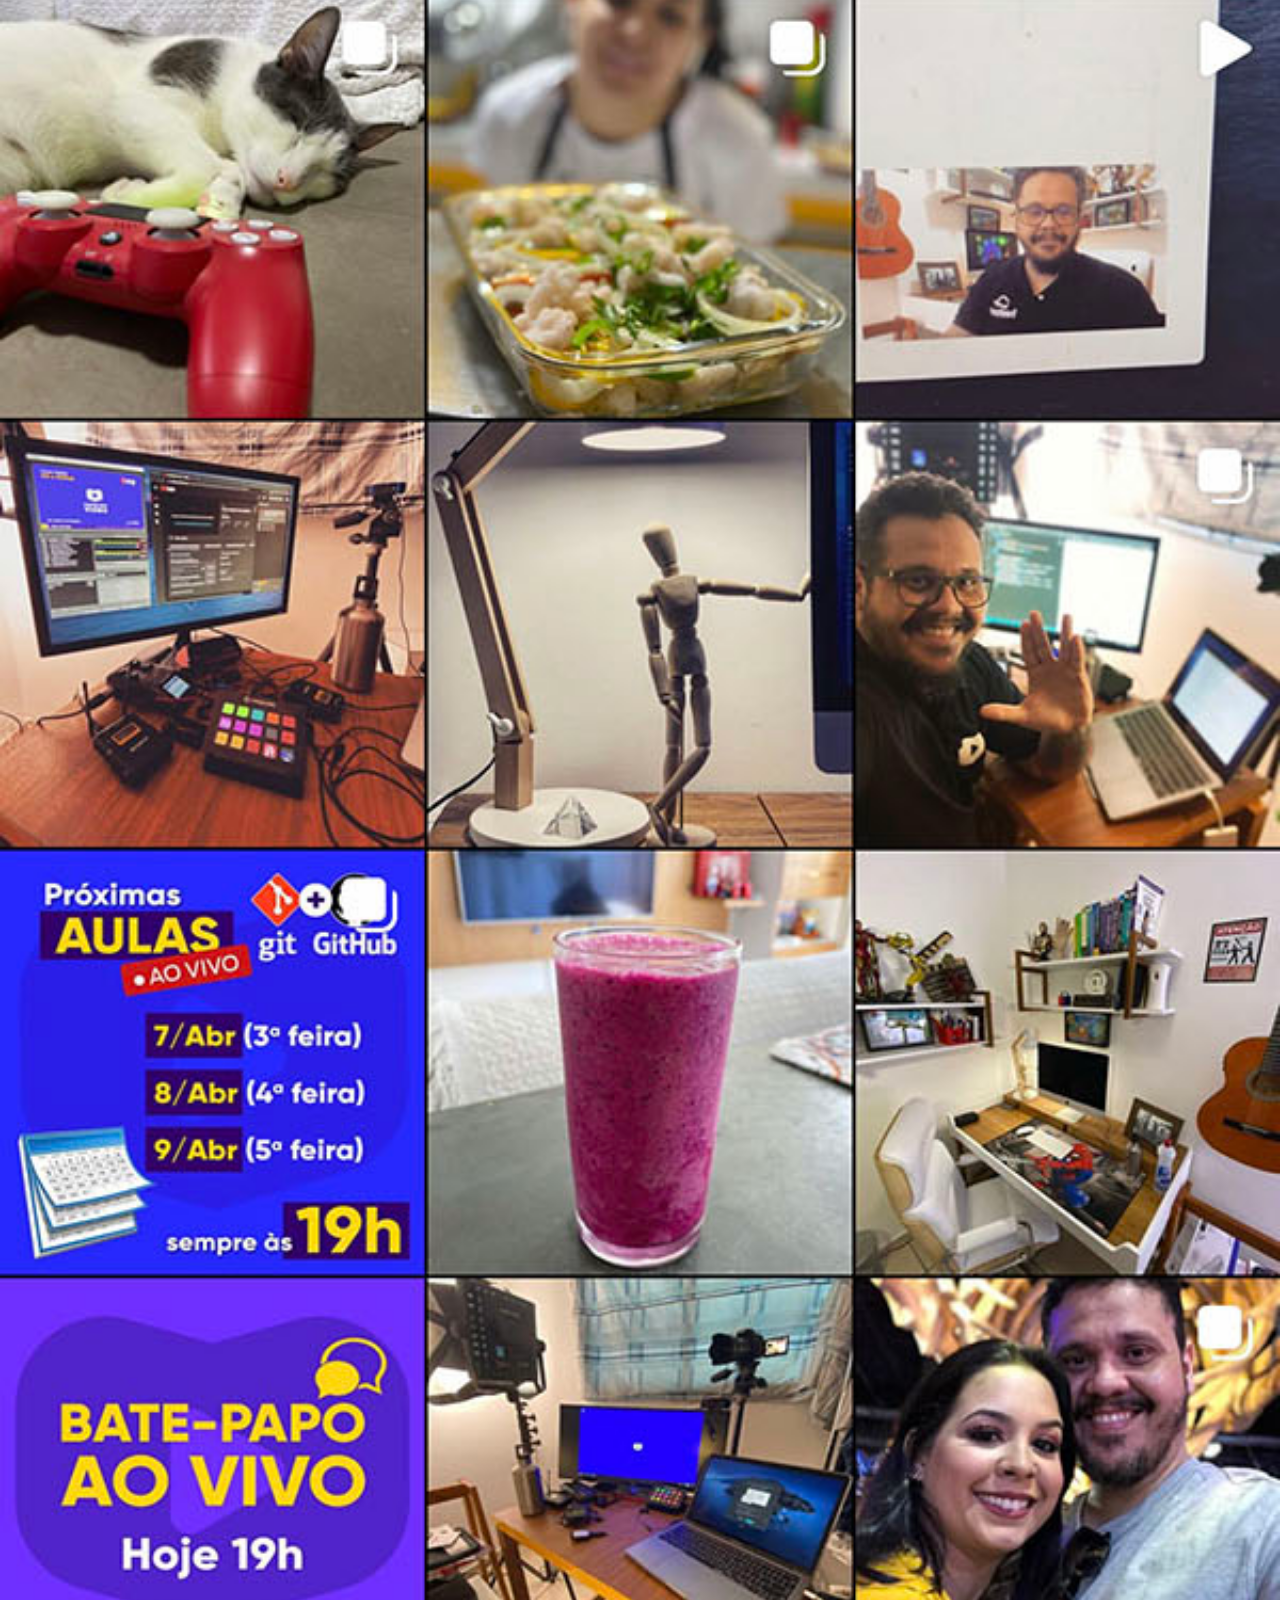
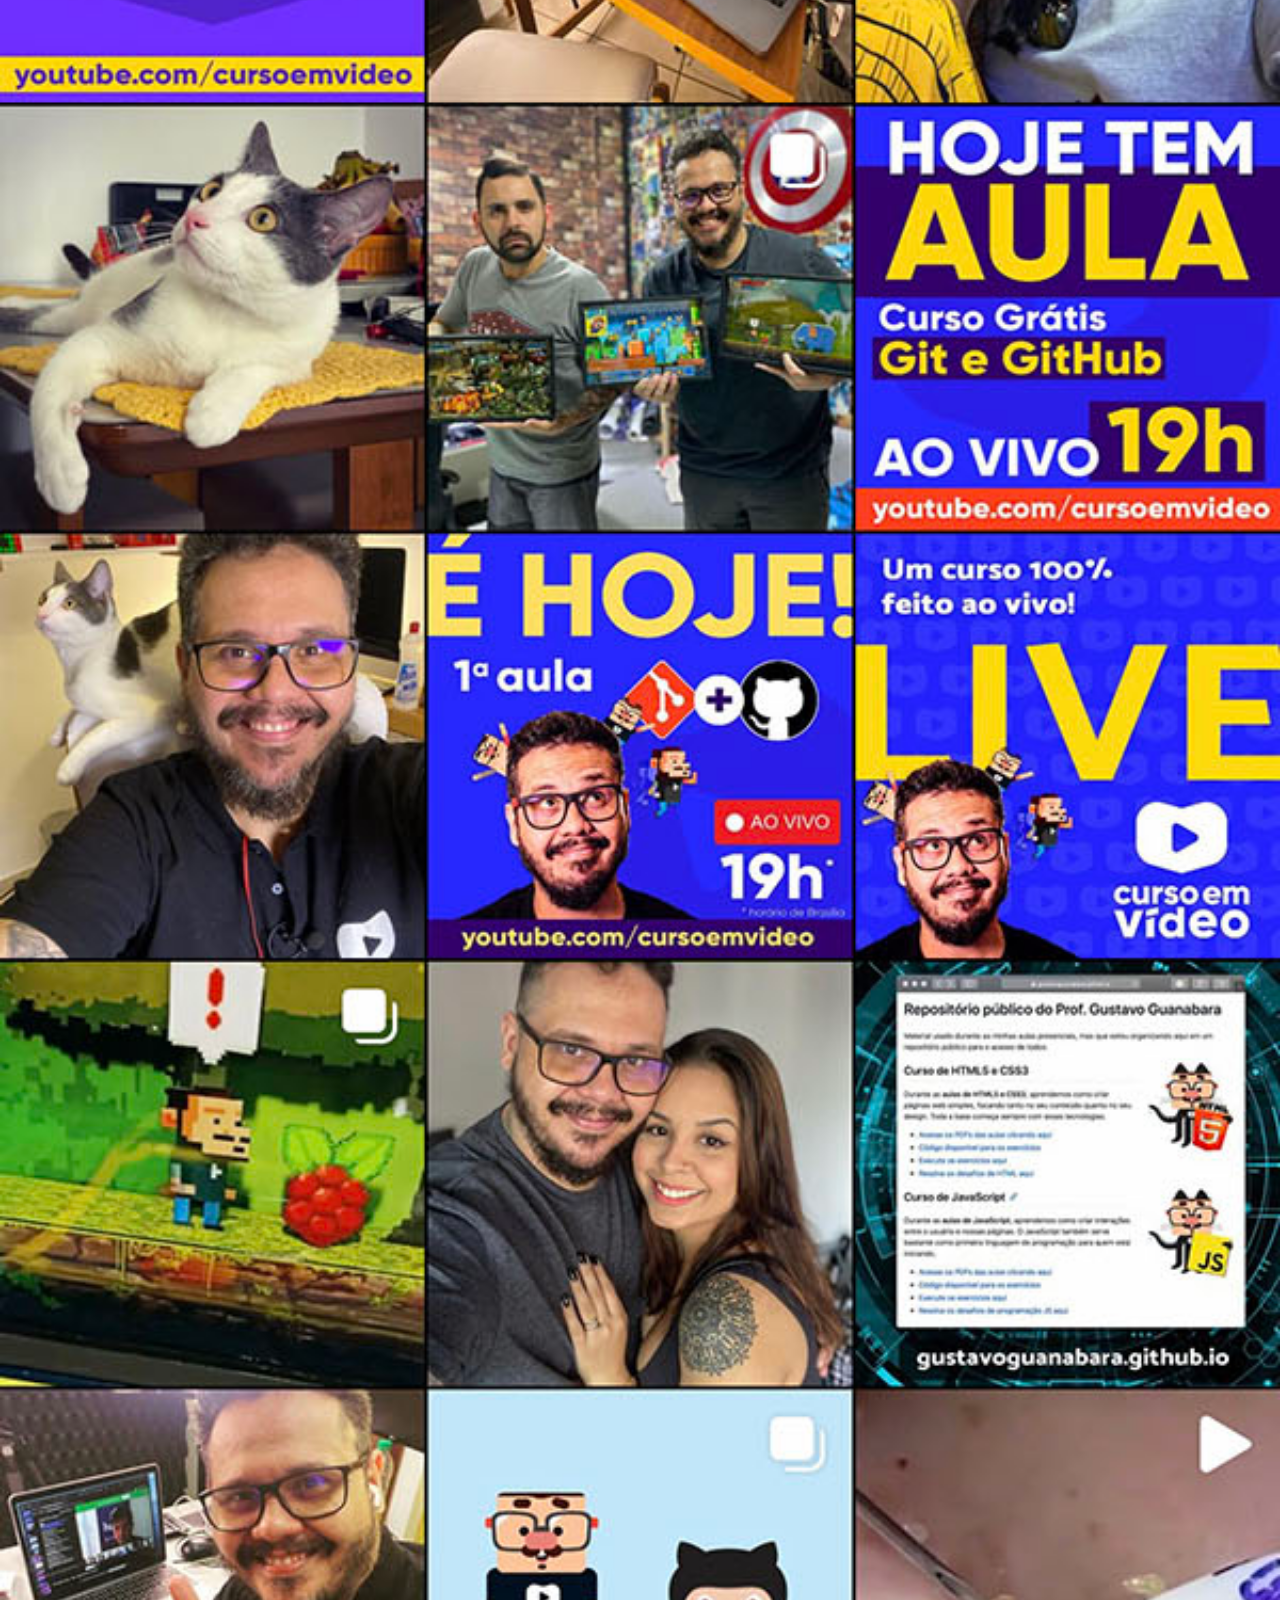
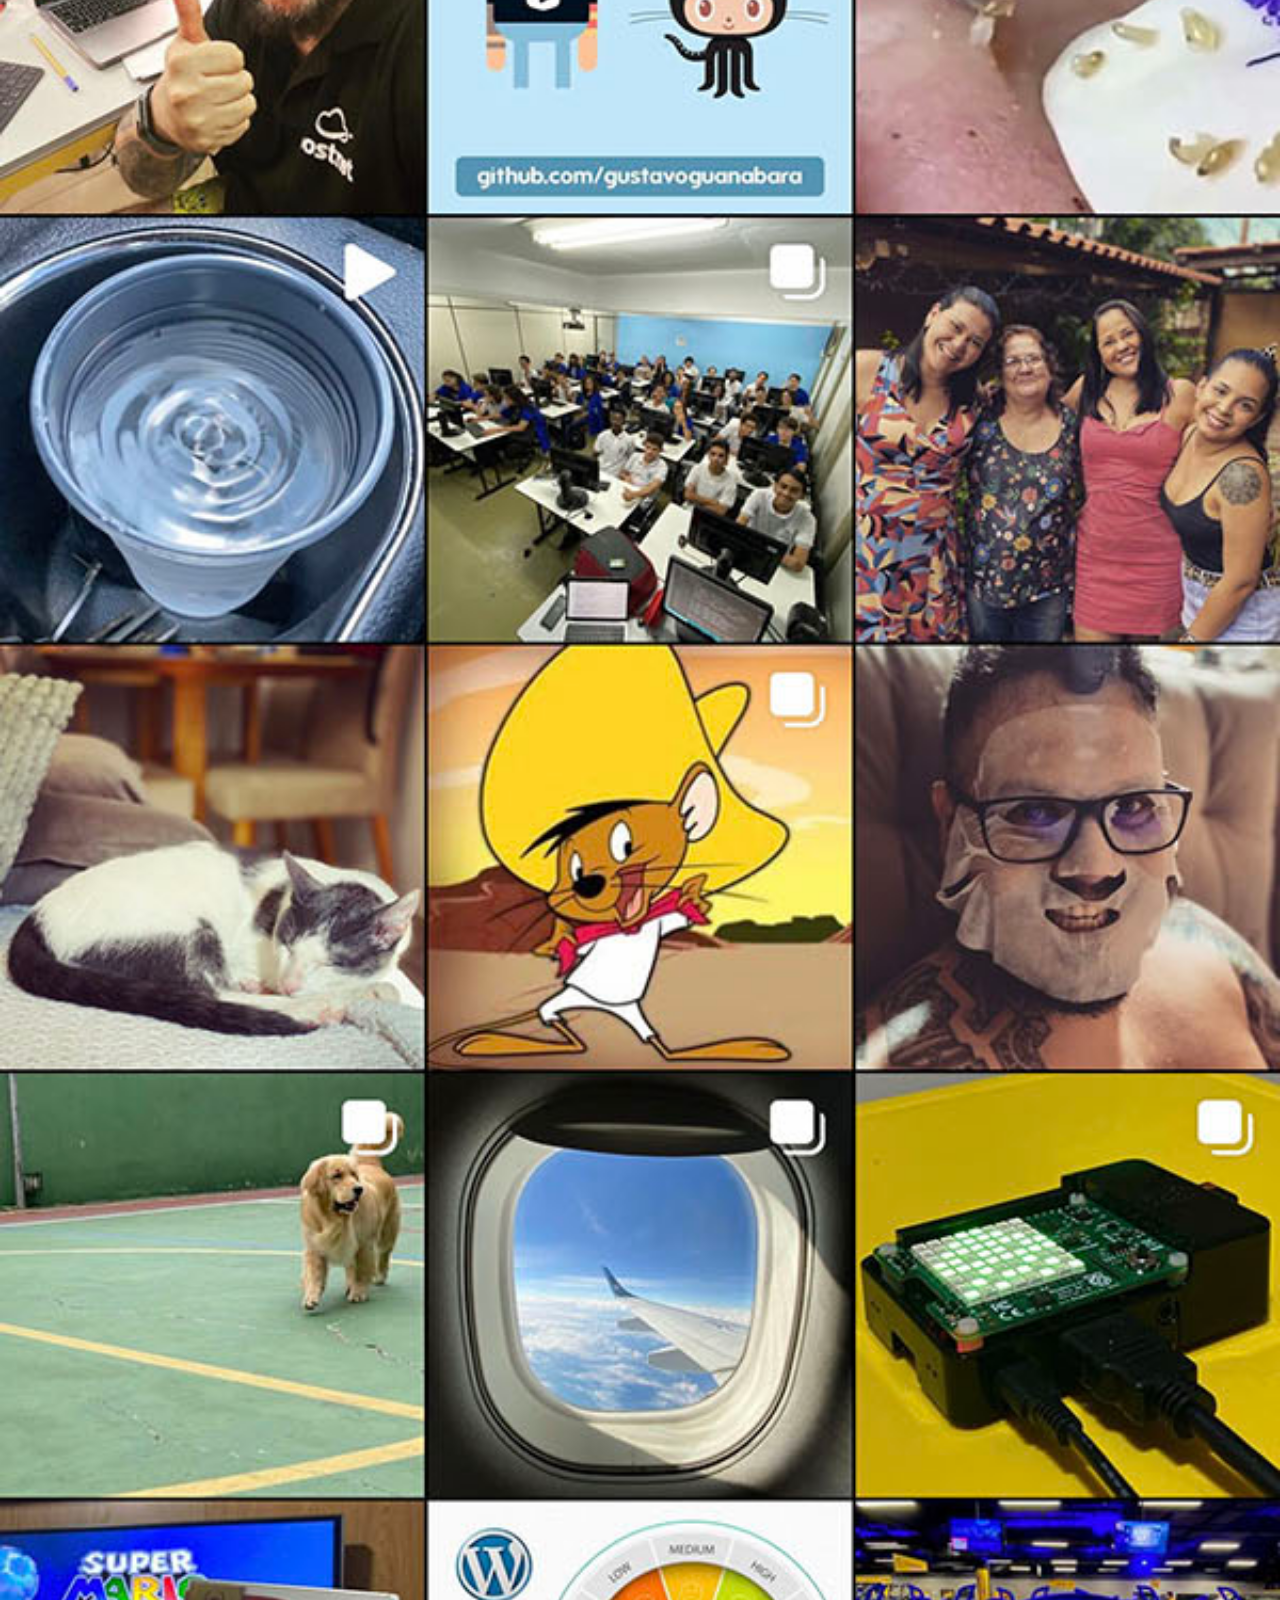
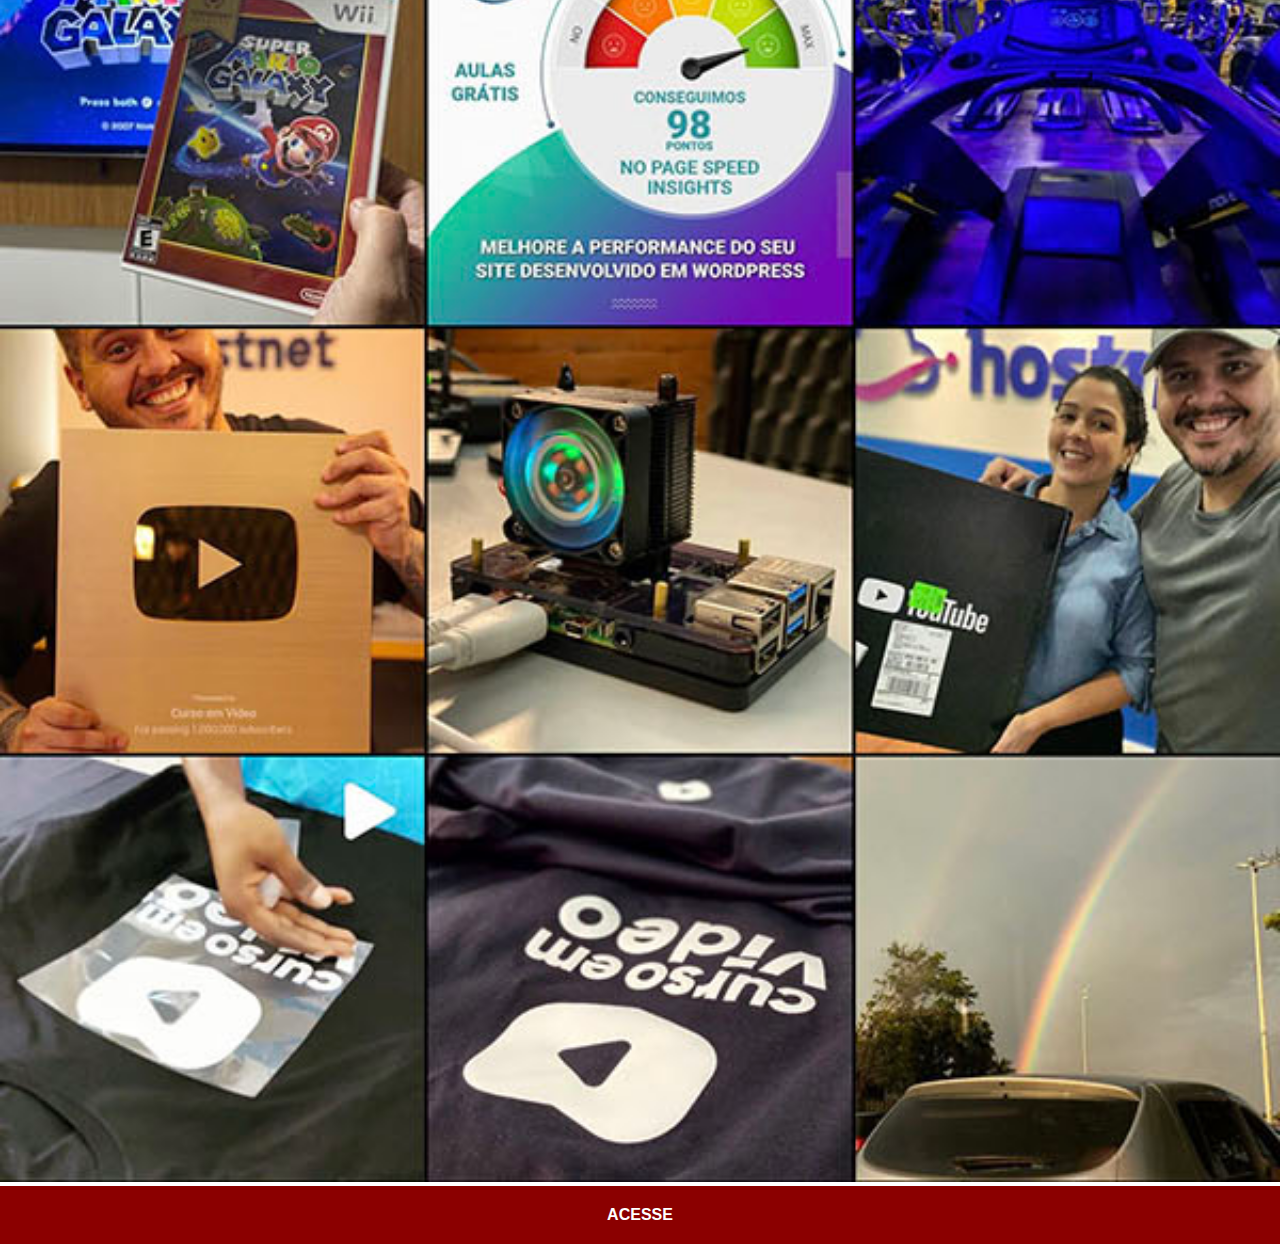
<file: instagram.html>
<!DOCTYPE html>
<html lang="pt-br">
<head>
    <meta charset="UTF-8">
    <meta name="viewport" content="width=device-width, initial-scale=1.0">
    <title>Instagram</title>
    <link rel="stylesheet" href="estilos/social.css">
</head>
<body>
    <img src="imagens/tela-instagram.jpg" alt="Instagram">
    <a href="https://www.instagram.com/gustavoguanabara/" target="_blank">ACESSE</a>
</body>
</html>
</file>
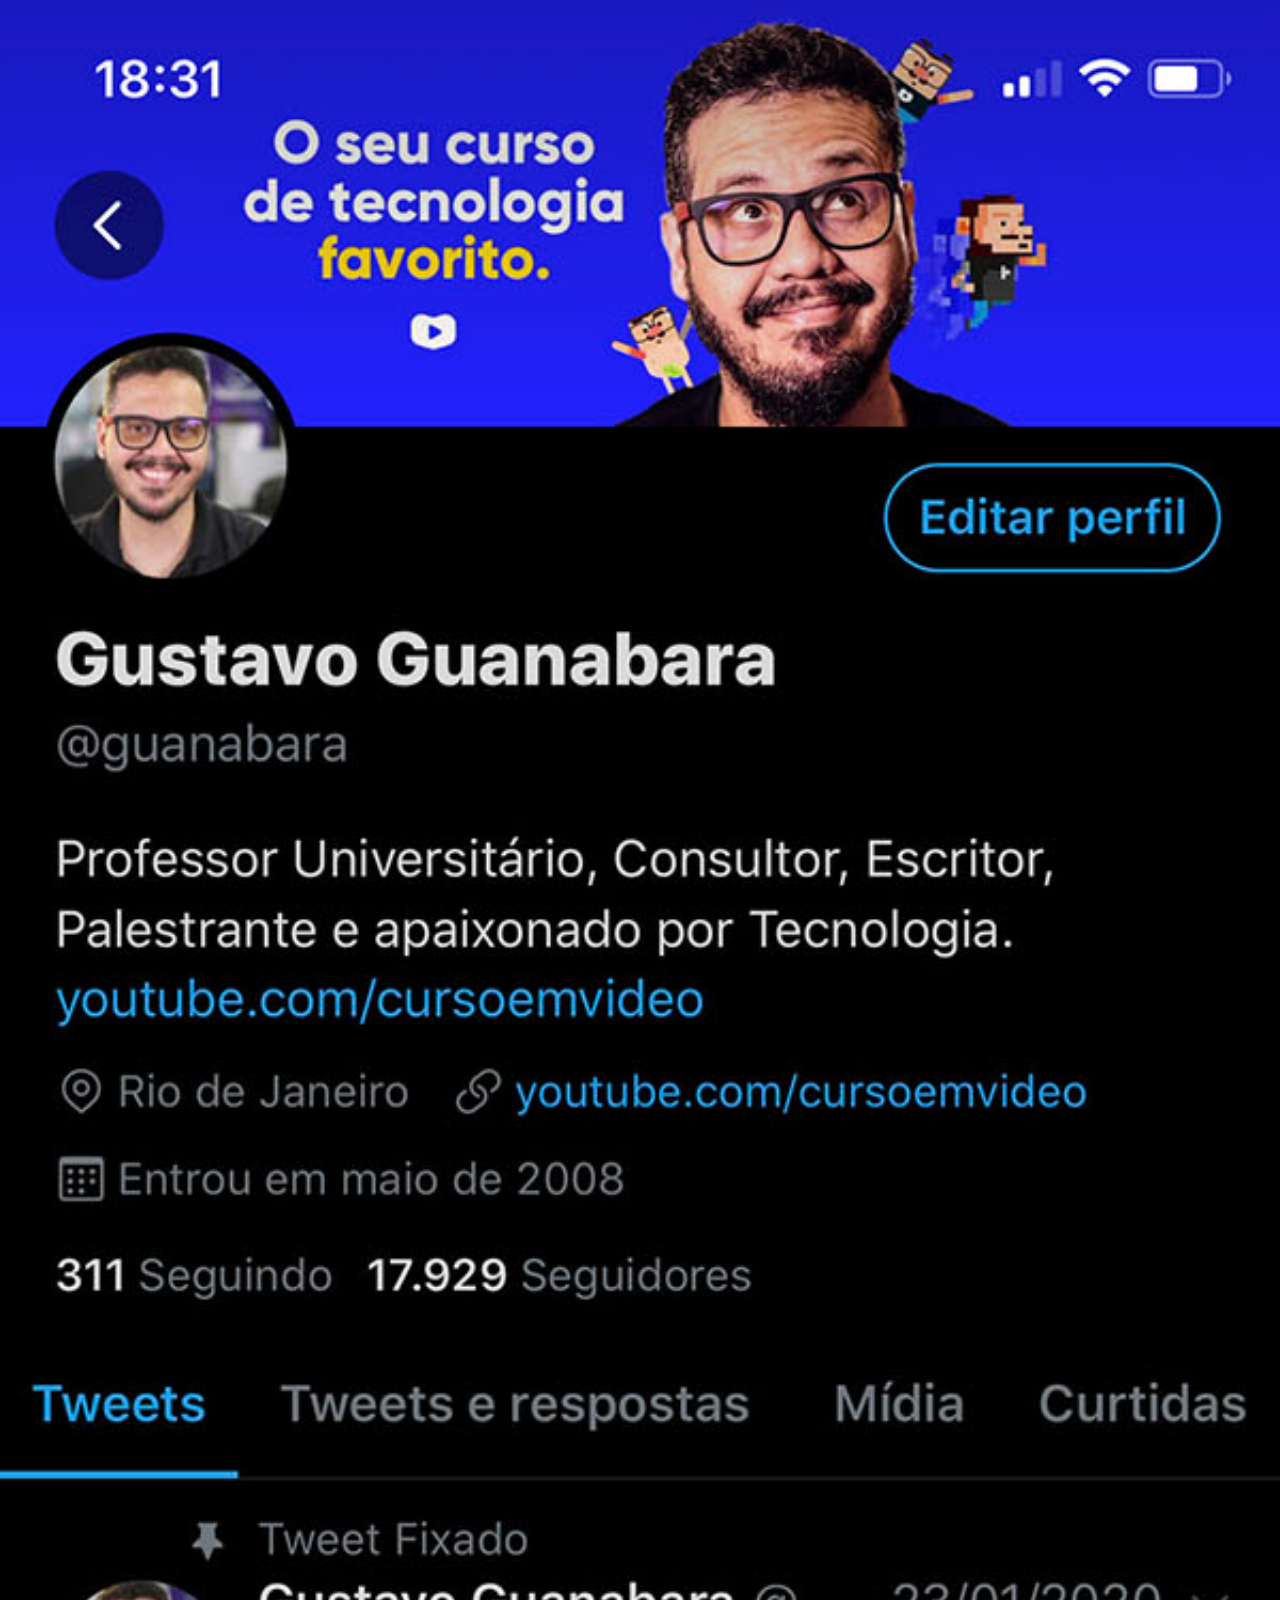
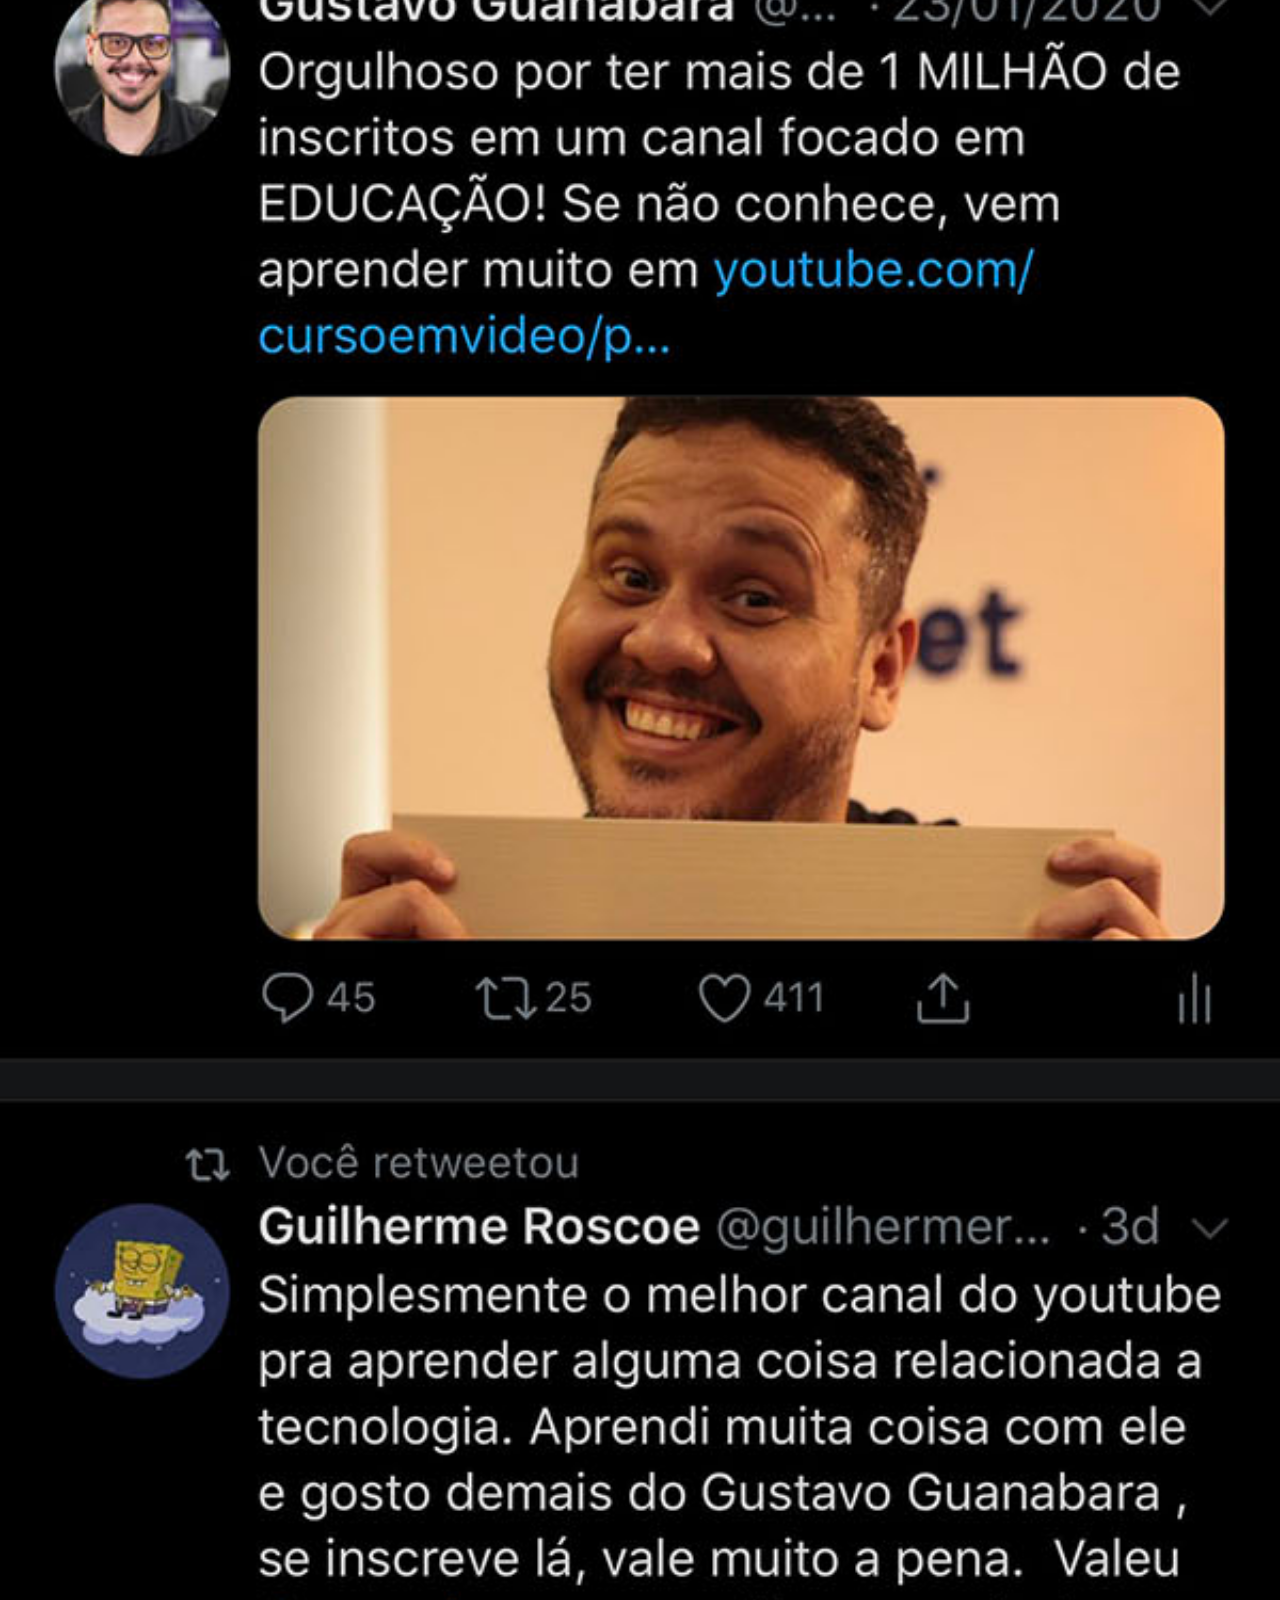
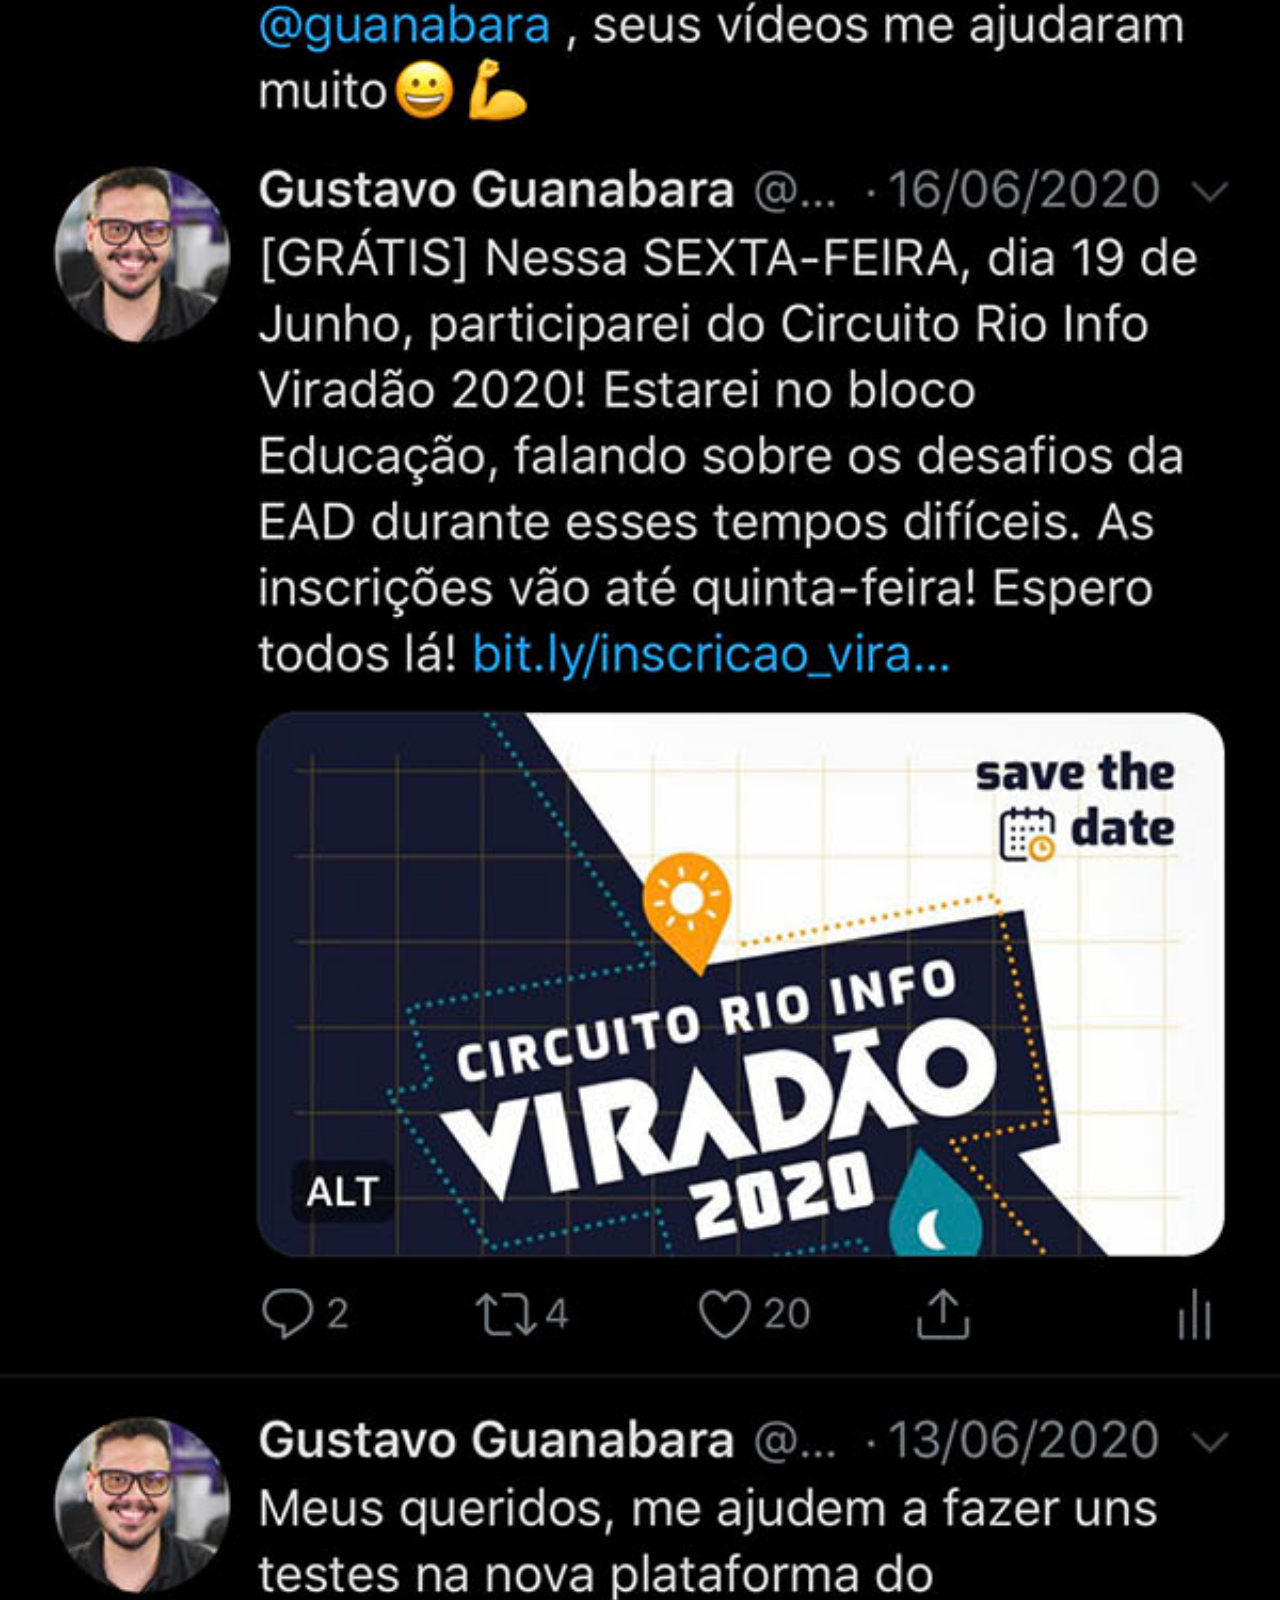
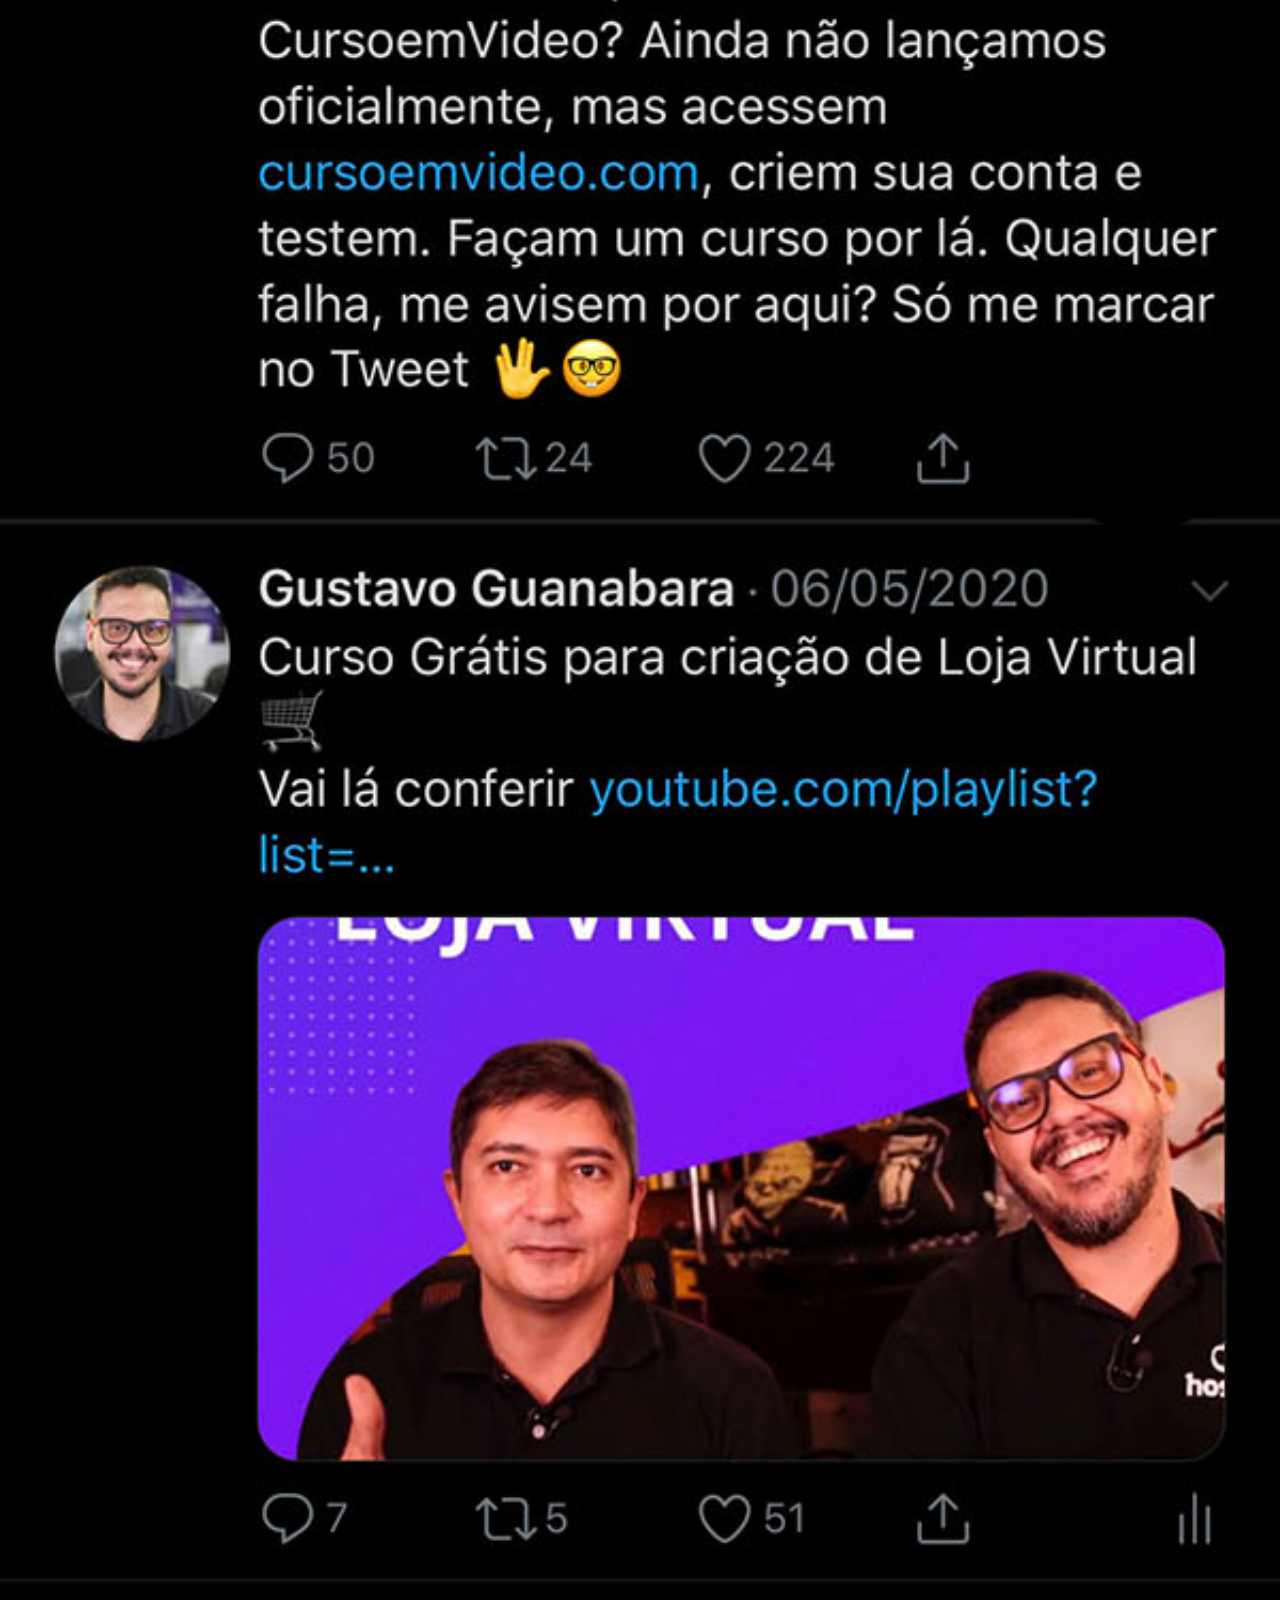
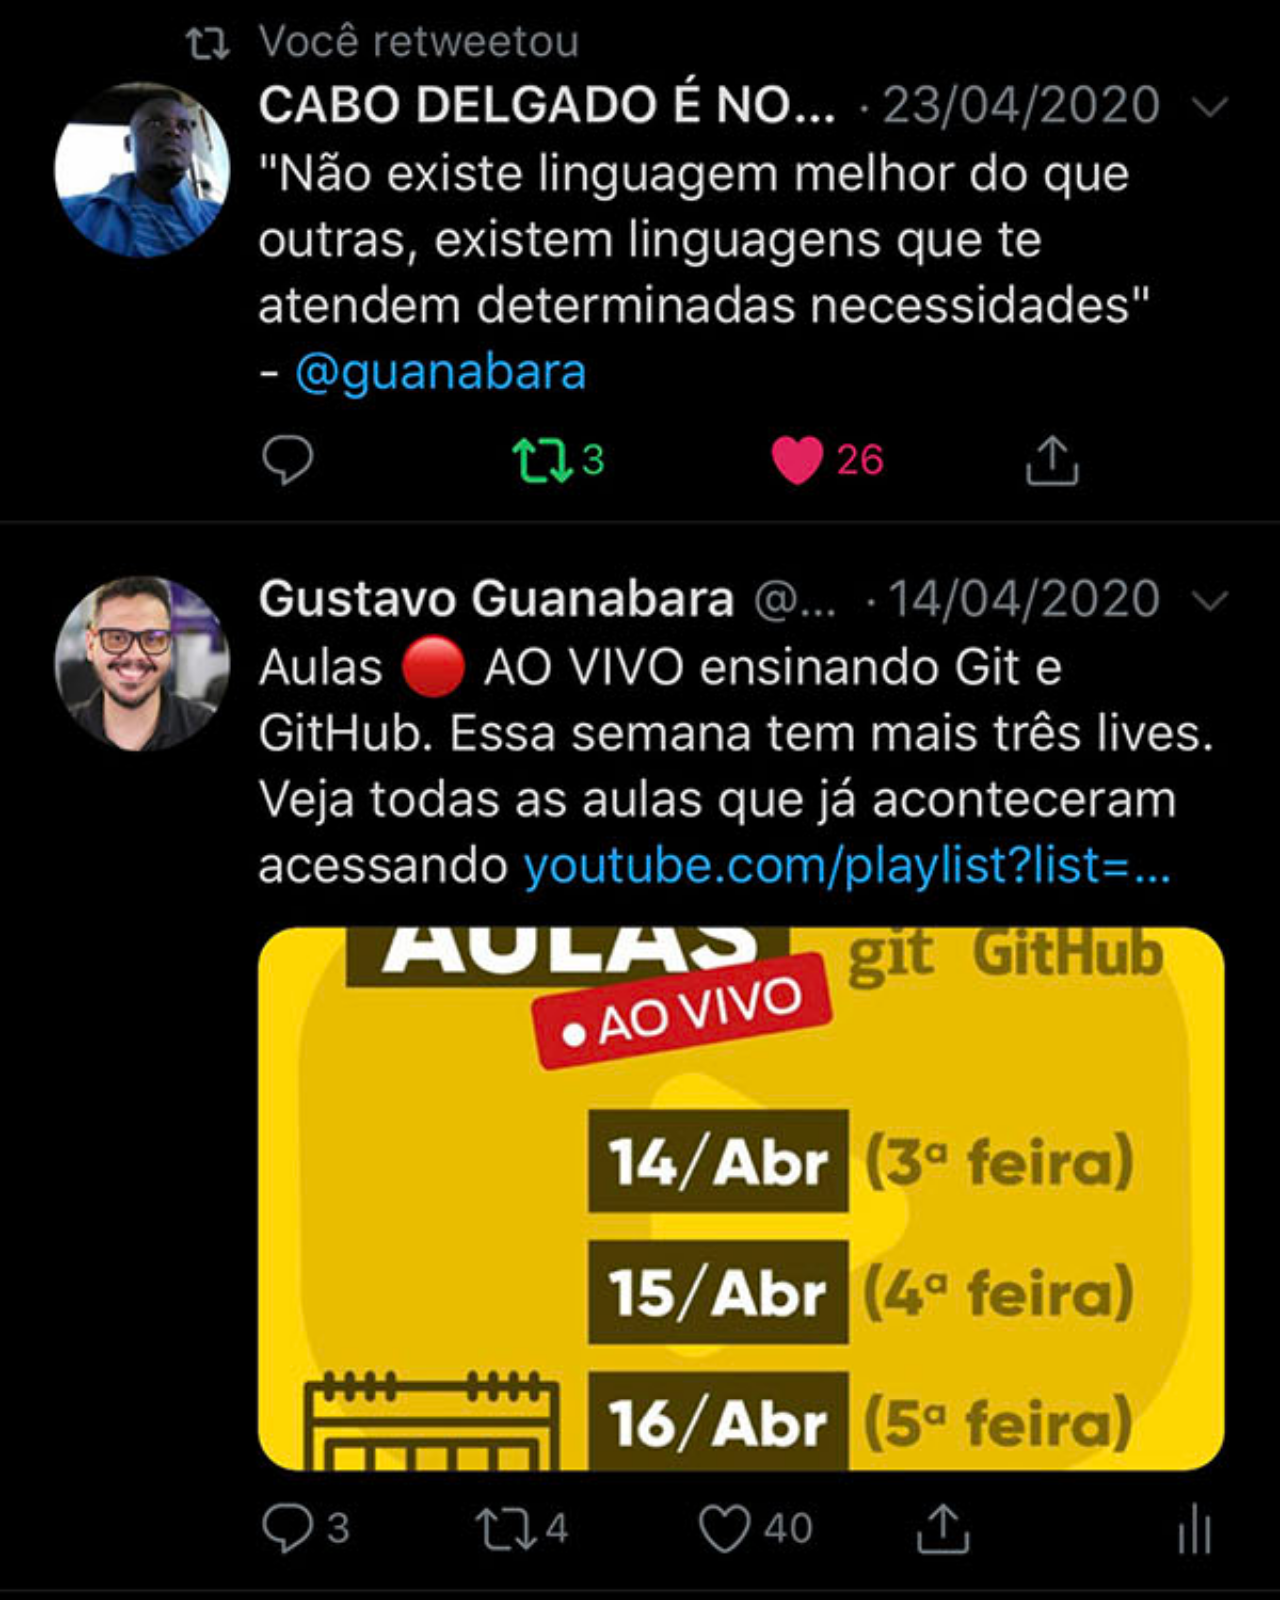
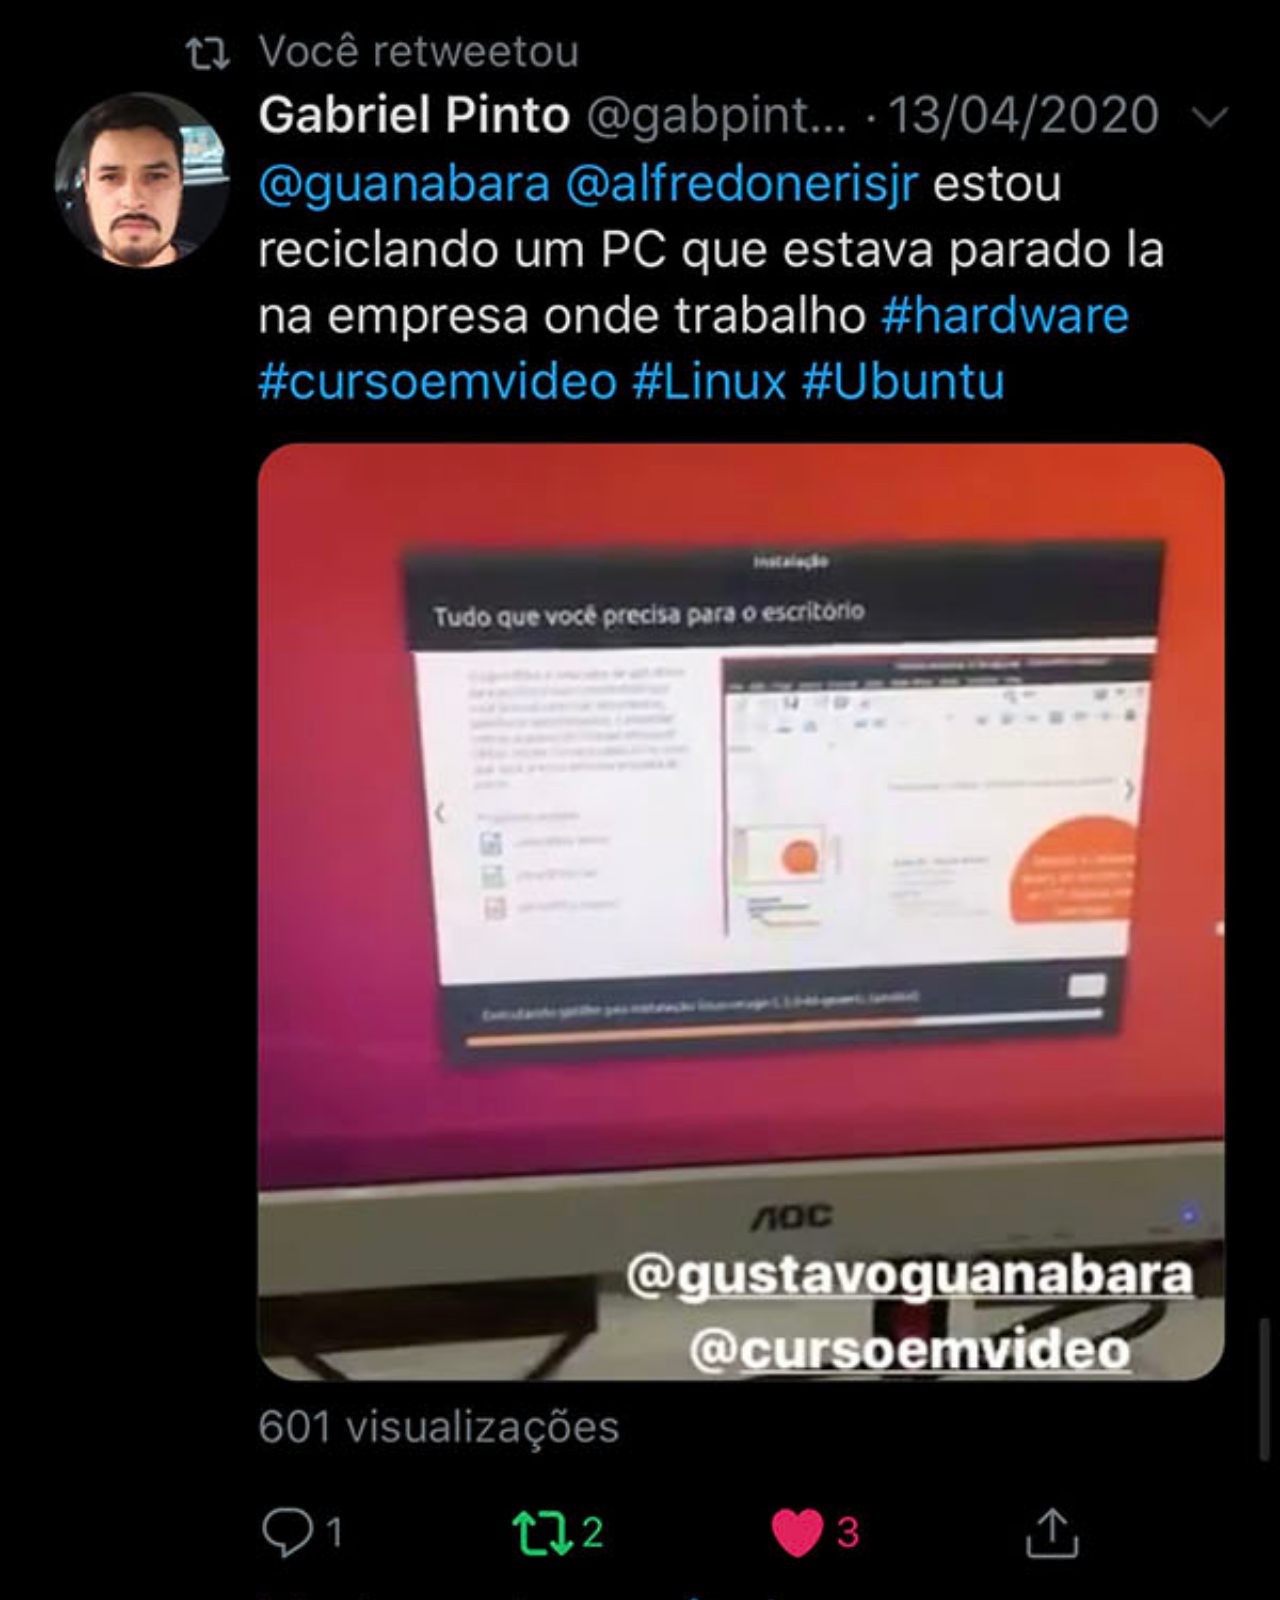
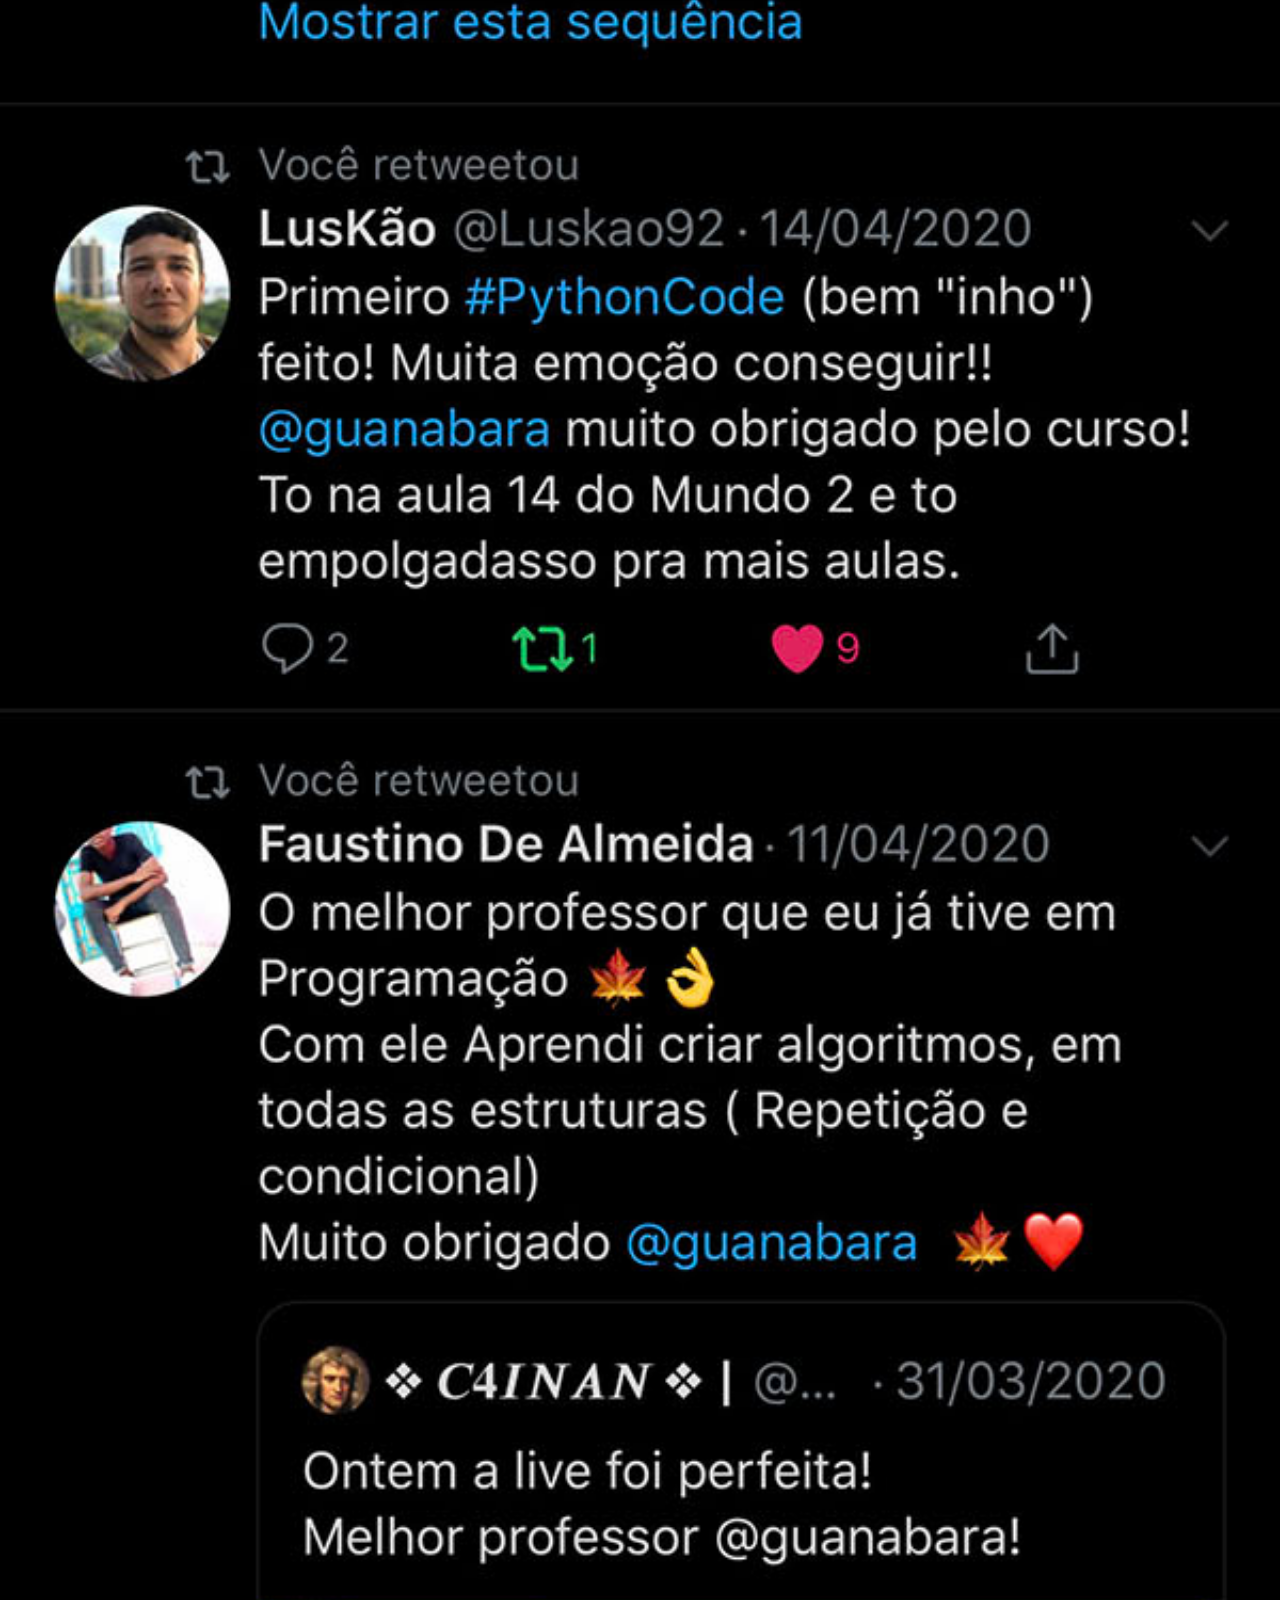
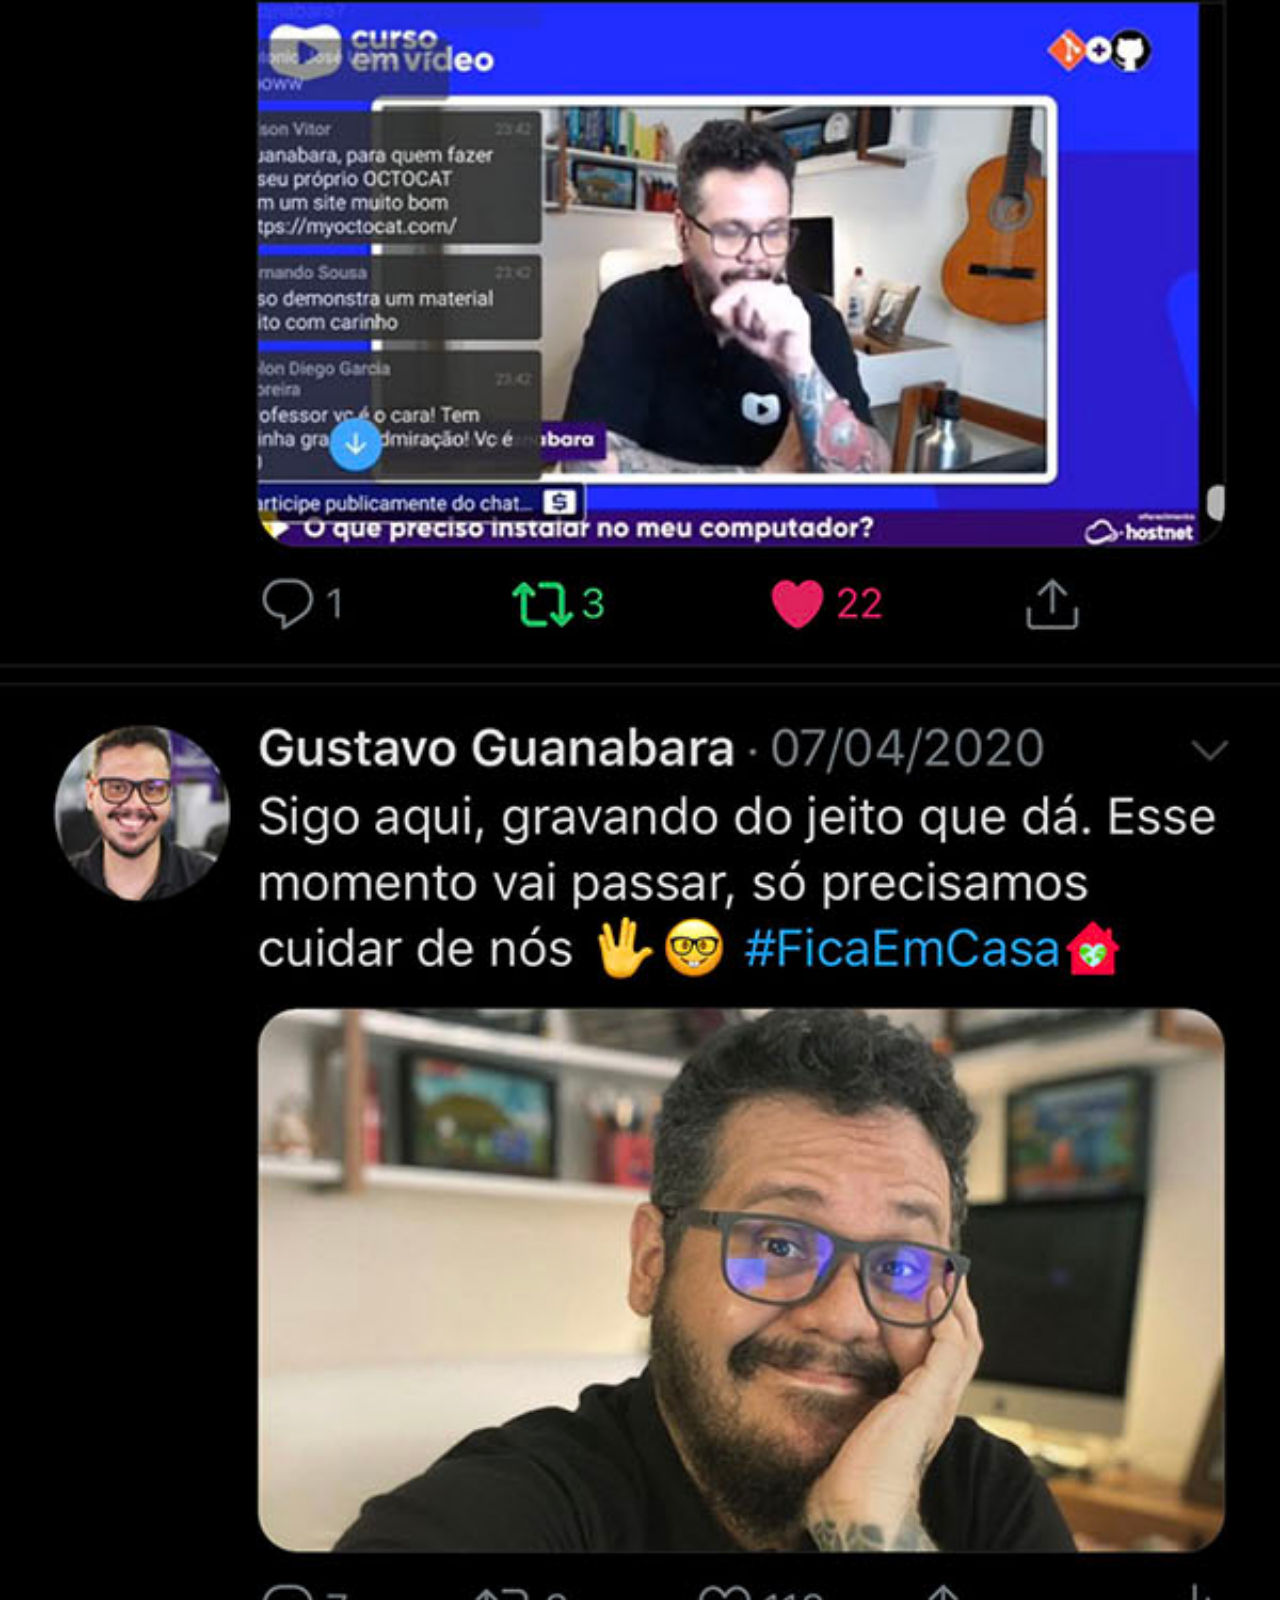
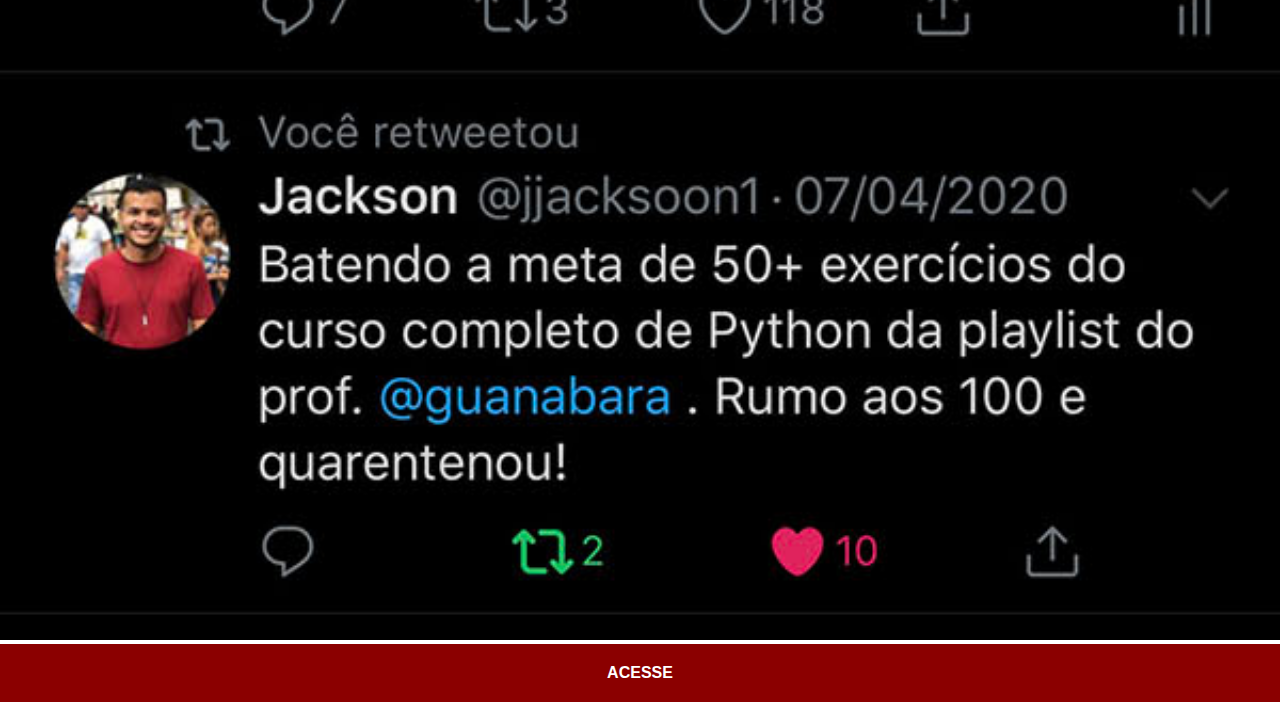
<file: twitter.html>
<!DOCTYPE html>
<html lang="pt-br">
<head>
    <meta charset="UTF-8">
    <meta name="viewport" content="width=device-width, initial-scale=1.0">
    <title>Twitter</title>
    <link rel="stylesheet" href="estilos/social.css">
</head>
<body>
    <img src="imagens/tela-twitter.jpg" alt="Twitter">
    <a href="">ACESSE</a>
</body>
</html>
</file>
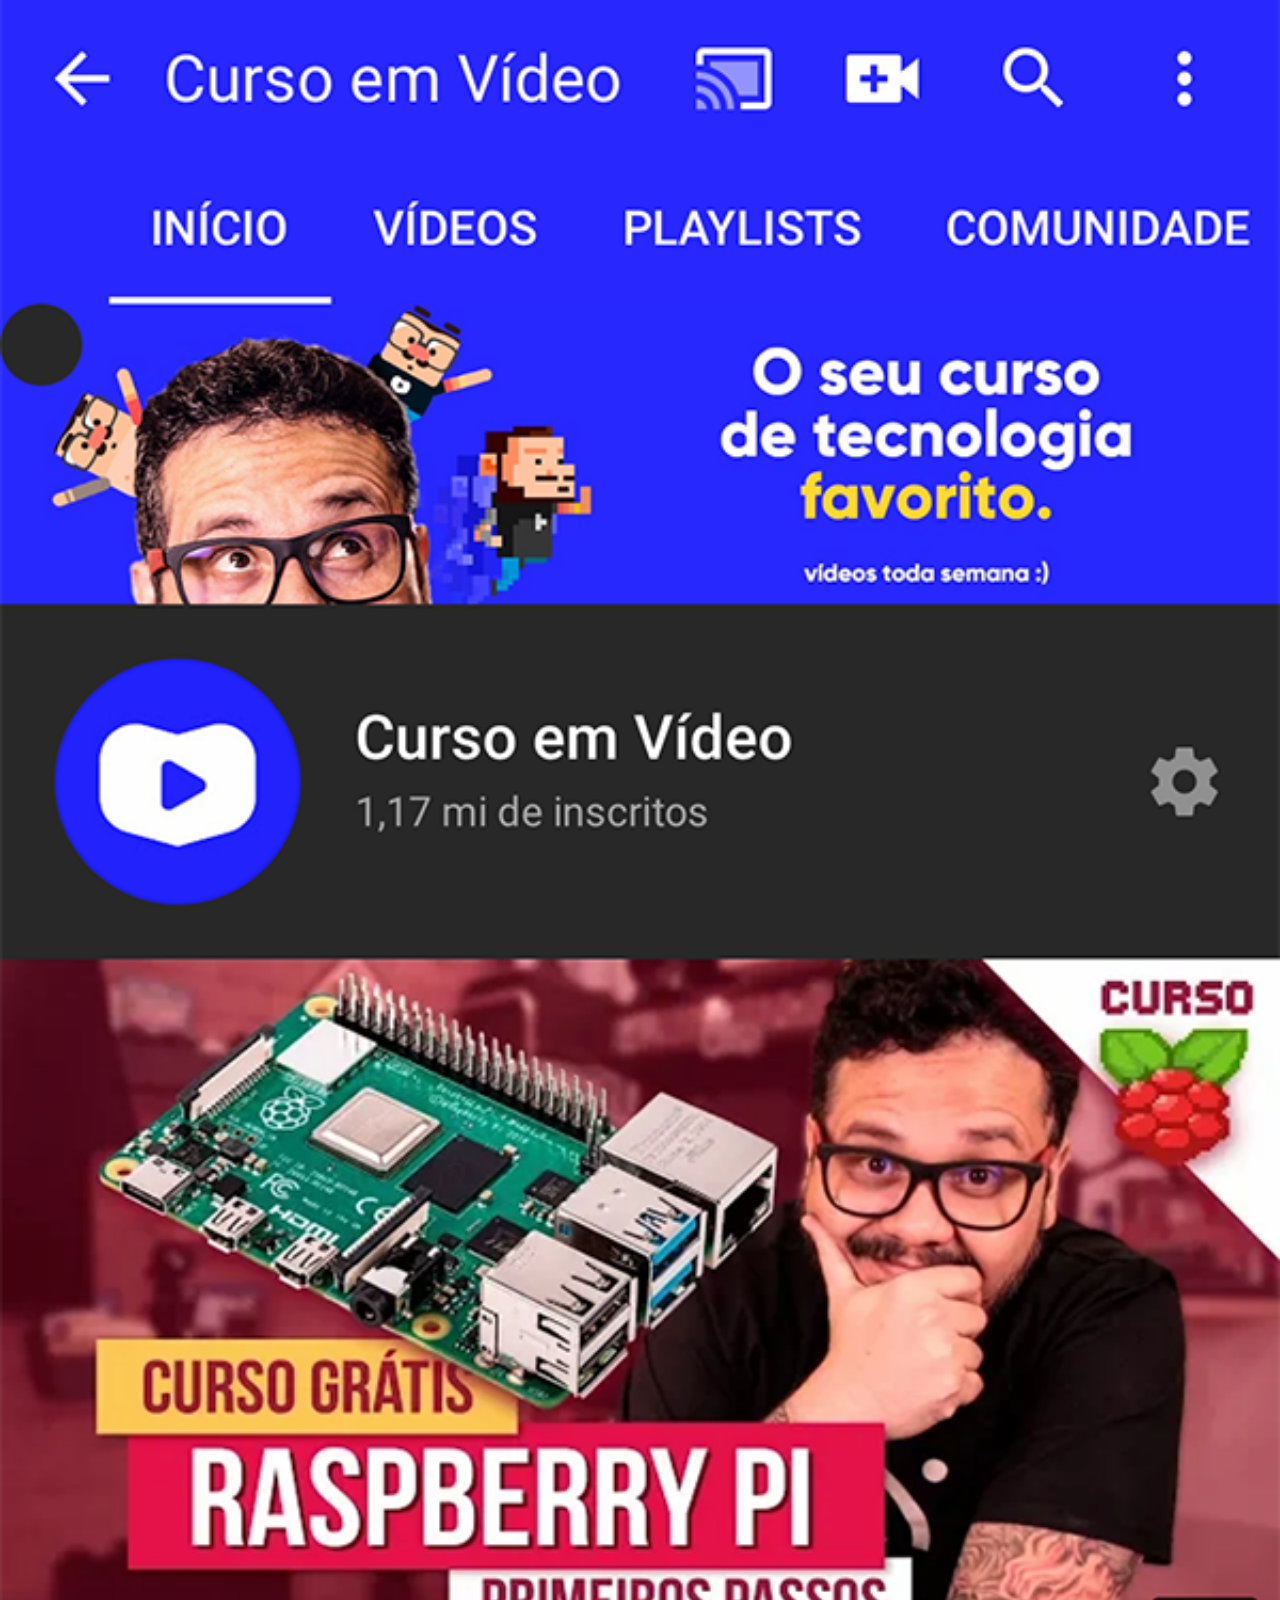
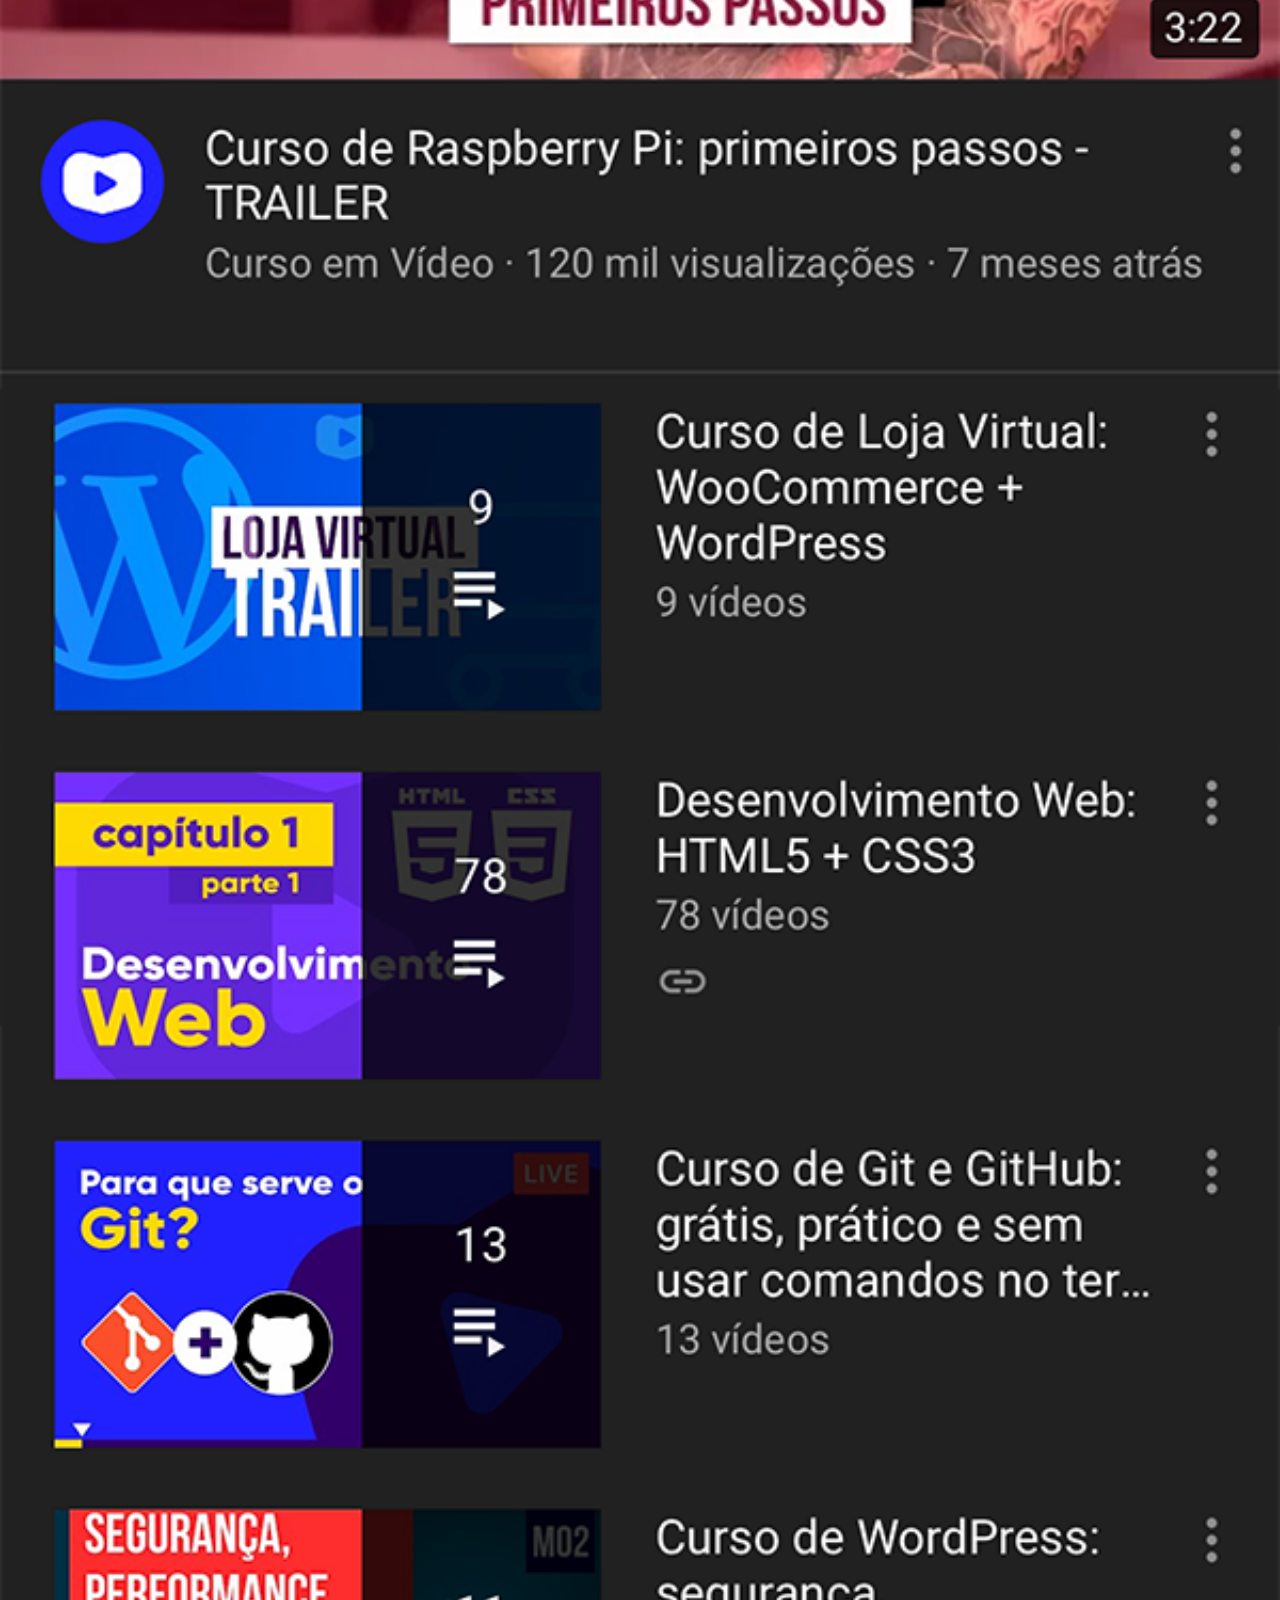
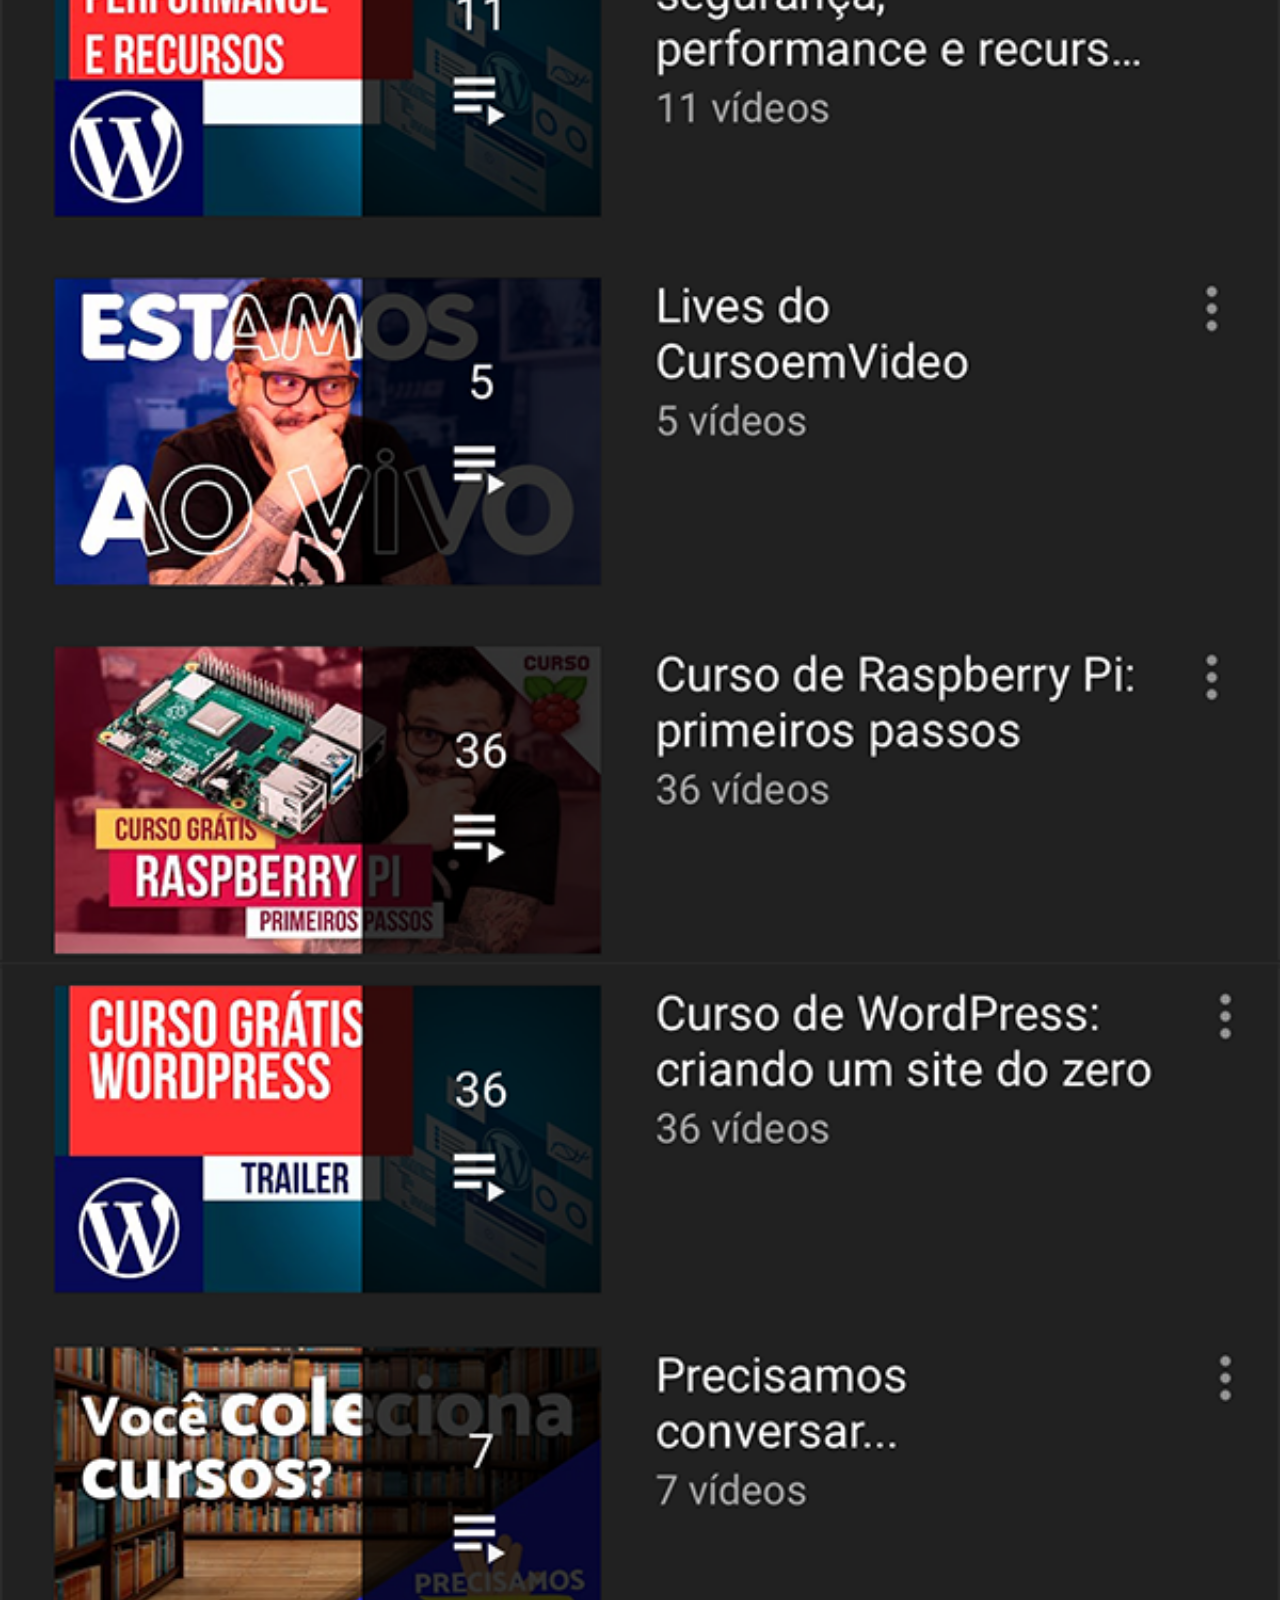
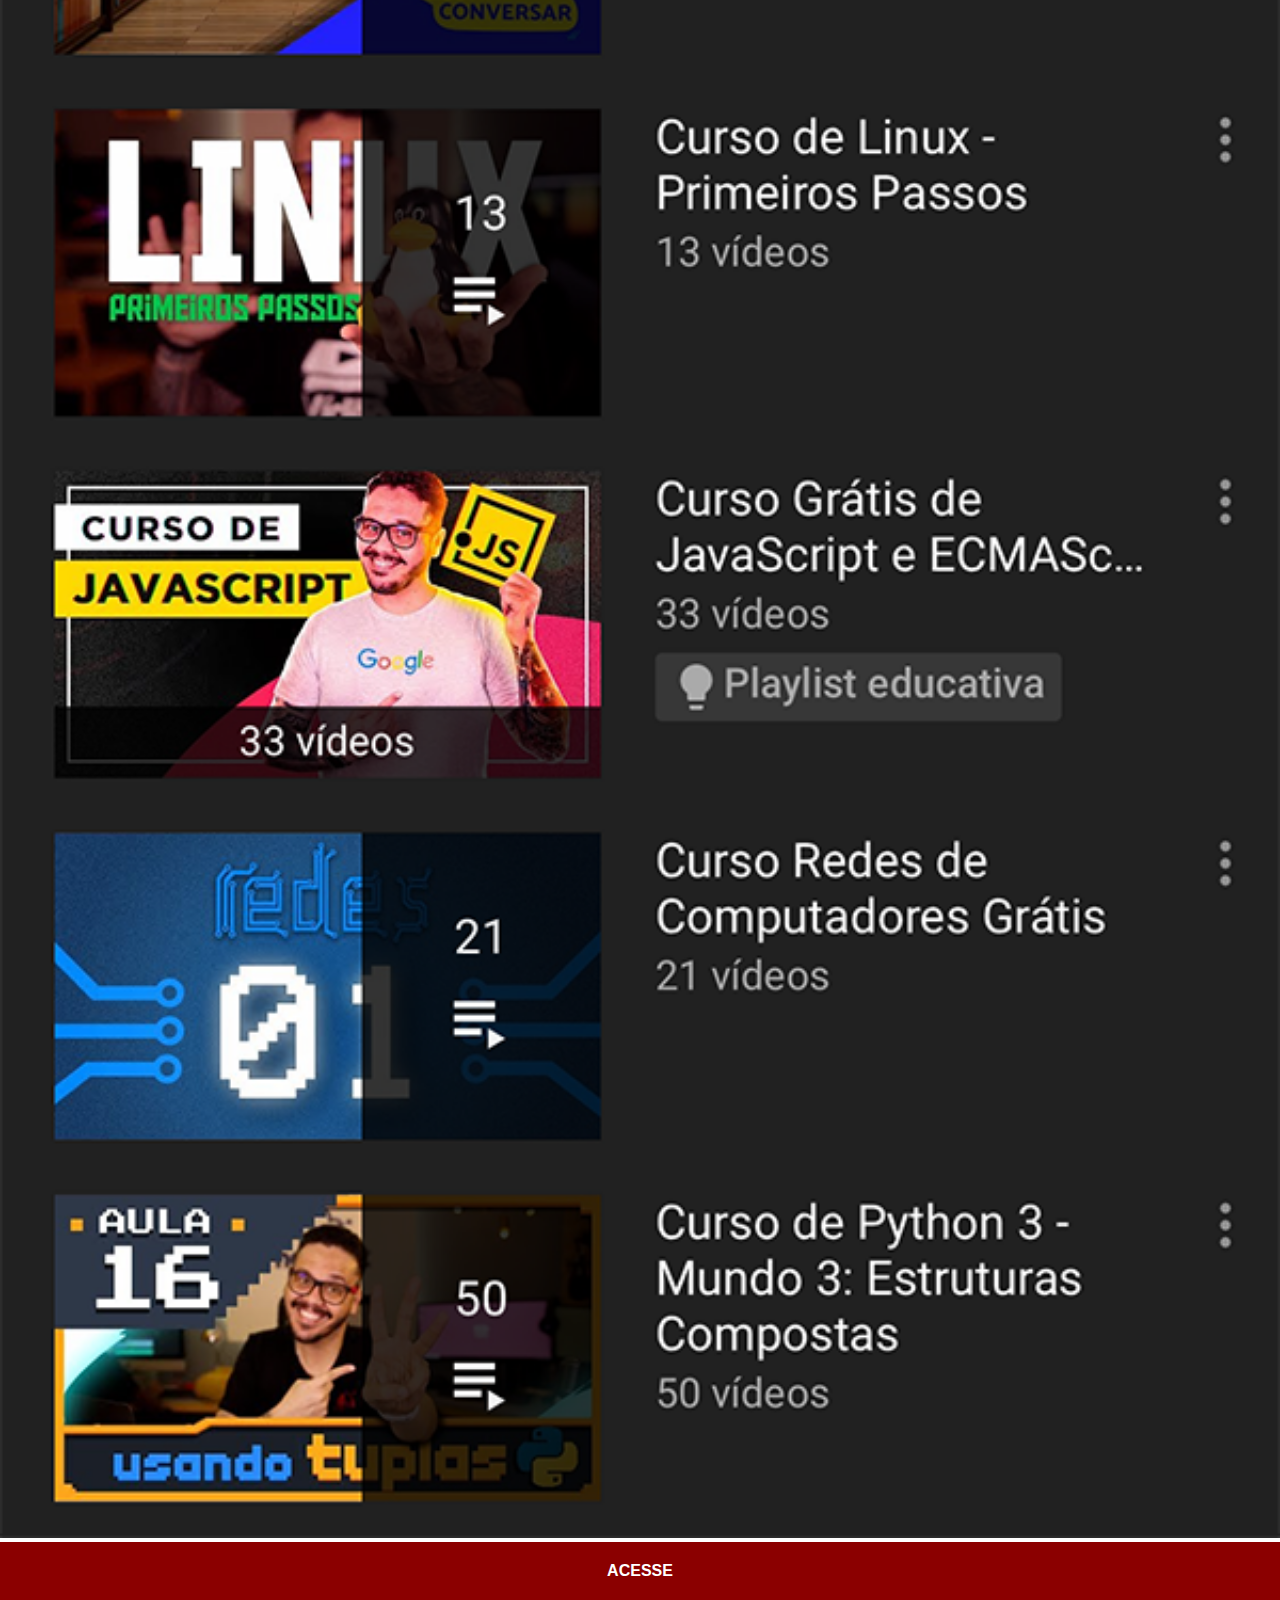
<file: youtube.html>
<!DOCTYPE html>
<html lang="pt-br">
<head>
    <meta charset="UTF-8">
    <meta name="viewport" content="width=device-width, initial-scale=1.0">
    <title>YouTube</title>
    <link rel="stylesheet" href="estilos/social.css">
</head>
<body>
    <img src="imagens/tela-youtube.png" alt="YouTube">
    <a href="https://www.youtube.com/c/CursoemV%C3%ADdeo/playlists" target="_blank">ACESSE</a>
</body>
</html>
</file>
<file: estilos/style.css>
@charset "UTF-8";

* {
    margin: 0px;
    padding: 0px;
    font-family: Arial, Helvetica, sans-serif;
}

html, body {
    height: 100vh;
    width: 100vw;
    background-color: black;
}

body {
    background: url('../imagens/fundo-madeira.jpg') no-repeat top center;
    background-size: cover;
    background-attachment: fixed;
}

main {
    height: 100vh;
    position: relative;
}

section#telefone {
    position: absolute;
    top: 50%;
    left: 50%;
    transform: translate(-50%, -50%);

    height: 627px;
    width: 311px;
    background: url('../imagens/frame-iphone.png') no-repeat;
}

iframe#tela{
    position: relative;
    top: 80px;
    left: 22px;
    width: 267px;
    height: 471px;
}

section#redes-sociais{
    text-align: right;
}

section#redes-sociais img{
    width: 50px;
    margin: 10px;
    border-radius: 50%;
    box-shadow: 2px 2px 5px rgba(0, 0, 0, 0.400);
    box-sizing: border-box;
}

section#redes-sociais img:hover{
    border: 2px solid rgba(255, 255, 255, 0.6);
    transform: translate(-3px, -3px);
    box-shadow: 5px 5px 10px rgba(0, 0, 0, 0.616);
    transition: transform .3s, border .5s;
}
</file>
<file: estilos/social.css>
@charset "UTF-8";

*{
    margin: 0px;
    padding: 0px;
    font-family: Arial, Helvetica, sans-serif;
}

::-webkit-scrollbar{
    width: 0px;
    height: 0px;
}

img{
    width: 100vw;
}

a{
    display: block;
    background-color: darkred;
    color: white;
    padding: 20px;
    text-align: center;
    font-weight: bolder;
    text-decoration: none;
}

a:hover{
    background-color: red;
}
</file>
